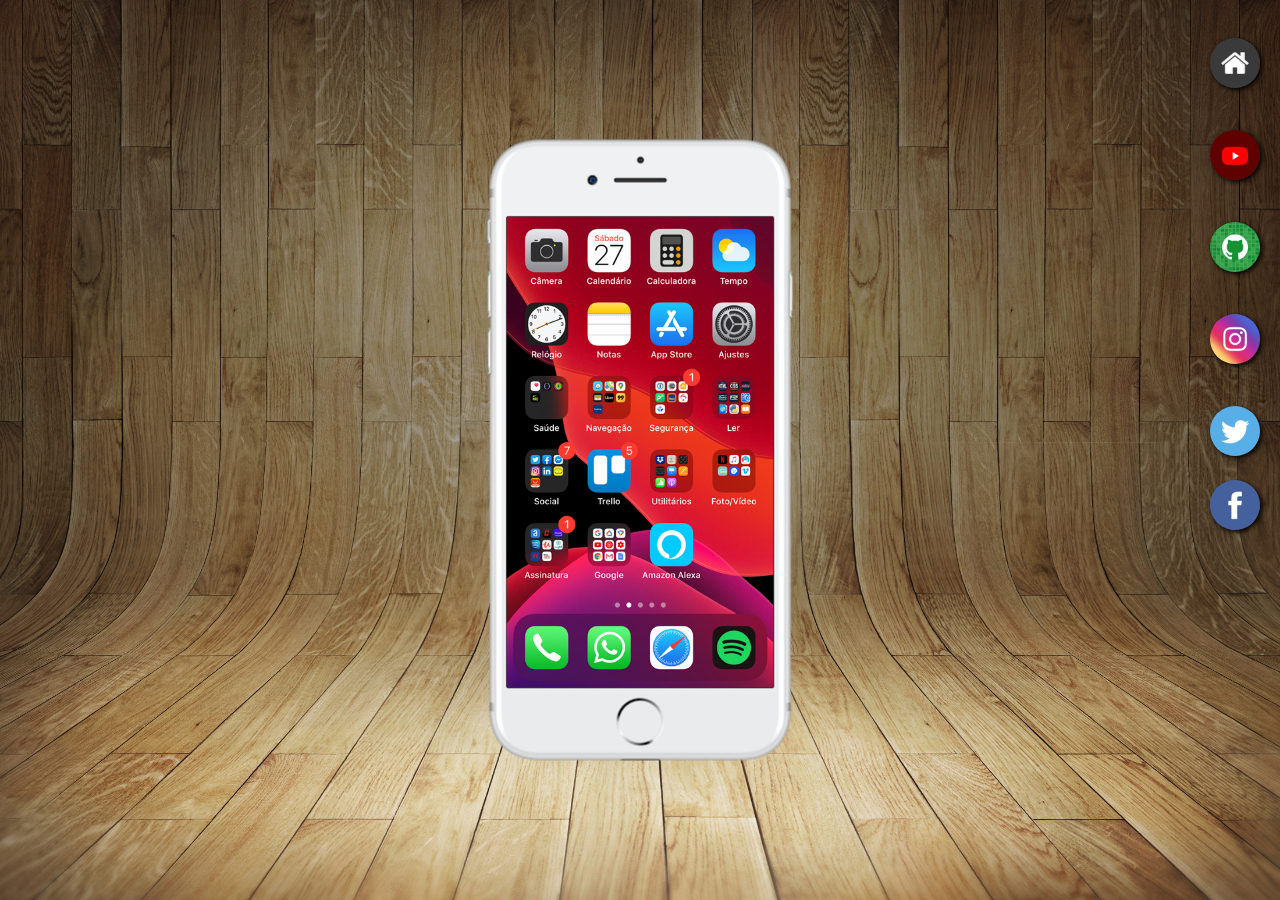
<file: index.html>
<!DOCTYPE html>
<html lang="pt-br">
<head>
    <meta charset="UTF-8">
    <meta http-equiv="X-UA-Compatible" content="IE=edge">
    <meta name="viewport" content="width=device-width, initial-scale=1.0">
    <link rel="stylesheet" href="estilos/style.css">
    <link rel="shortcut icon" href="favicon.ico" type="image/x-icon">
    <title>Projeto Redes Sociais</title>
</head>
<body>
    <main>
        <section id="telefone">
            <iframe src="home.html" name="tela" id="tela" frameborder="0">
                Seu navegador não é compatível com isso.
            </iframe>
        </section>

        <section id="redes-sociais">
            <br><a href="home.html" target="tela"><img src="imagens/logo-home.jpg" alt="home"></a></br>
            <br><a href="youtube.html" target="tela"><img src="imagens/logo-youtube.jpg" alt="Youtube"></a></br>
            <br><a href="github.html" target="tela"><img src="imagens/logo-github.jpg" alt="GitHub"></a></br>
            <br><a href="instagram.html" target="tela"><img src="imagens/logo-instagram.jpg" alt="Instagram"></a></br>
            <br><a href="twitter.html" target="tela"><img src="imagens/logo-twitter.jpg" alt="Twitter"></a></br>
            <a href="facebook.html" target="tela"><img src="imagens/logo-facebook.jpg" alt="Facebook"></a>
        </section>
    </main>
</body>
</html>
</file>
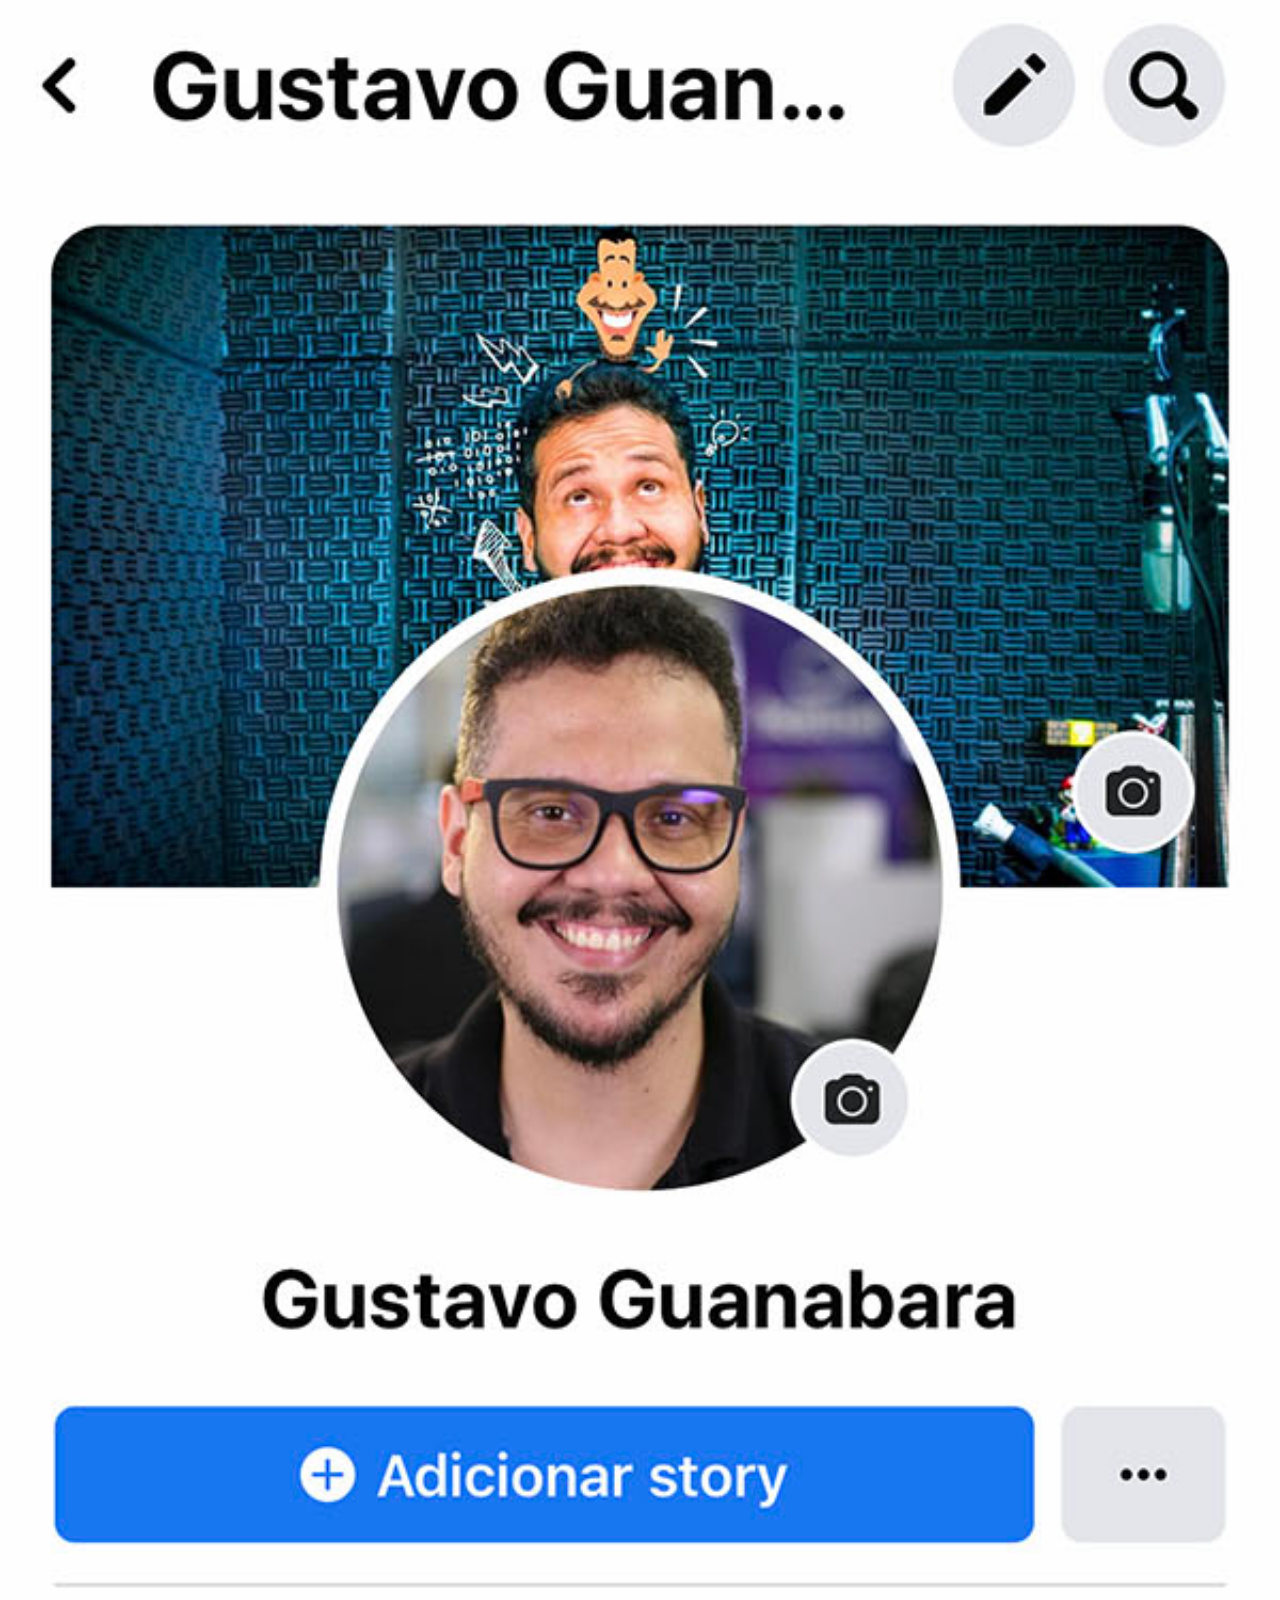
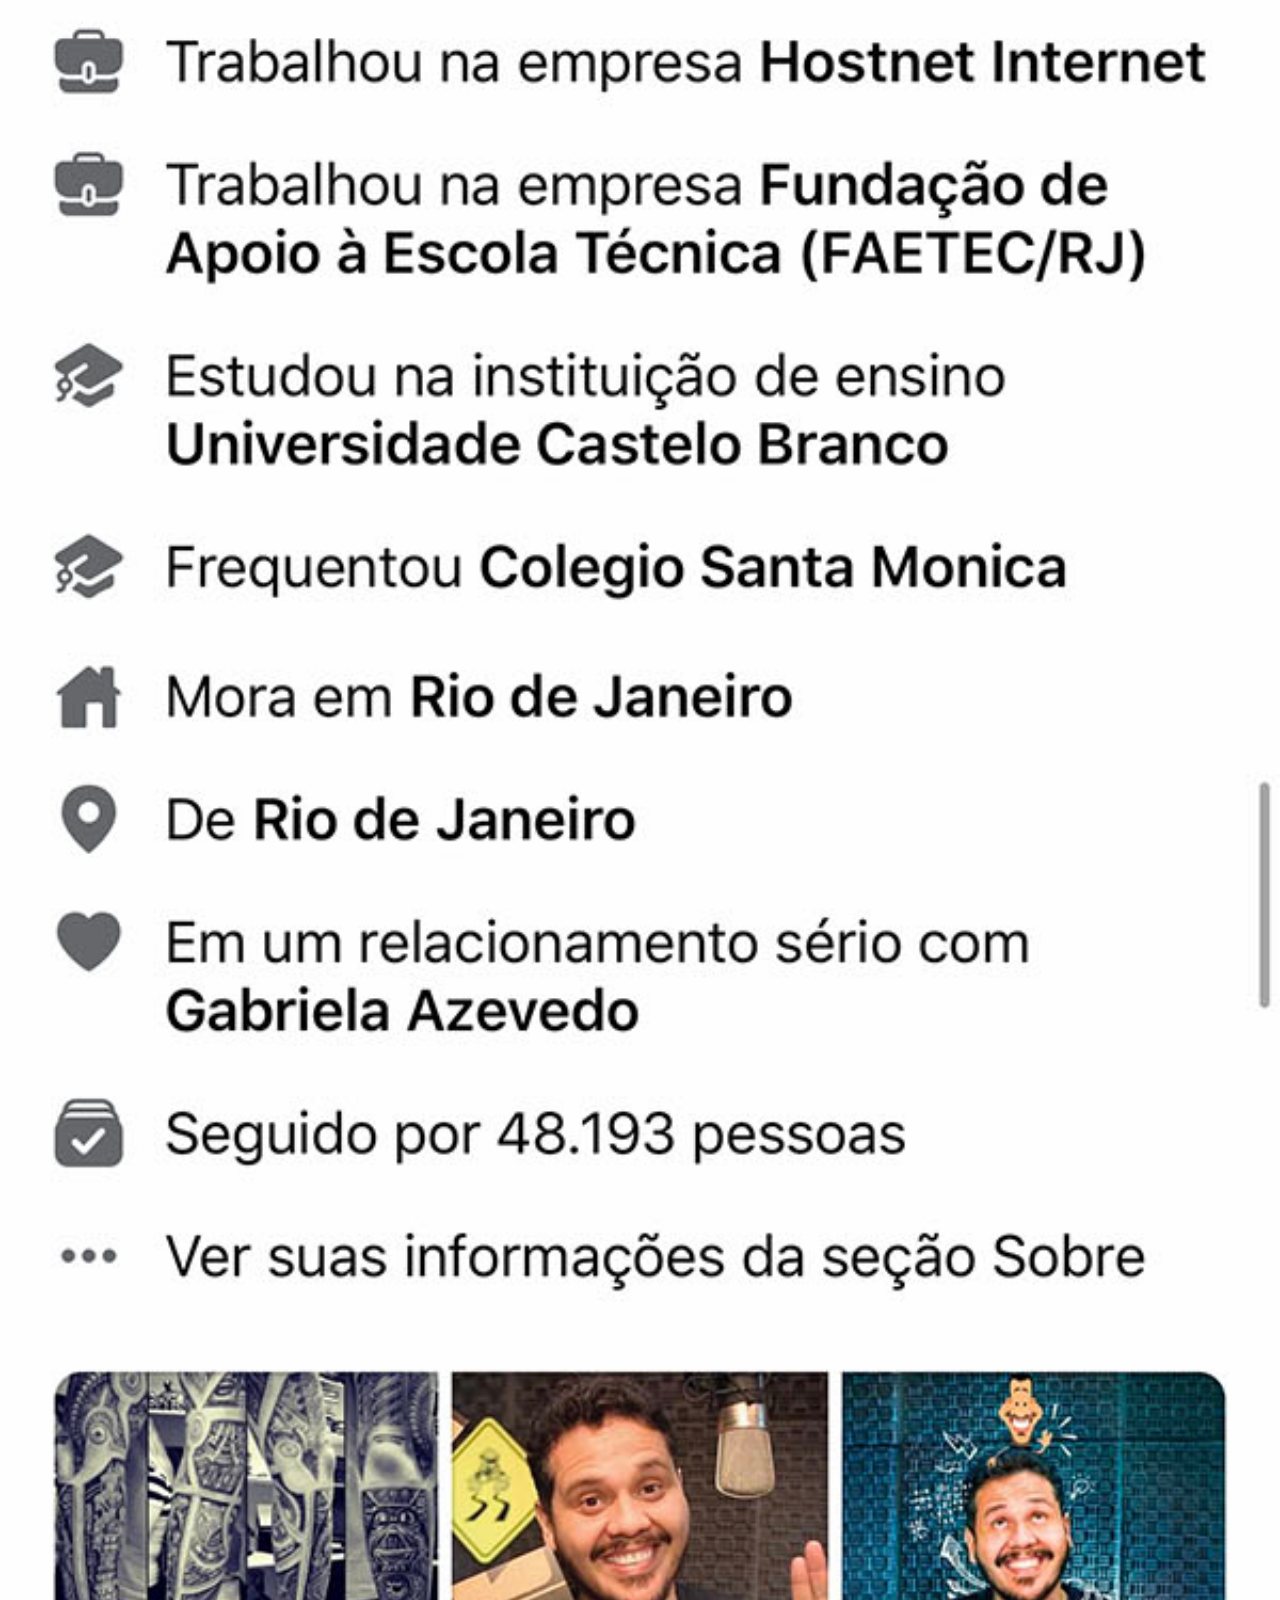
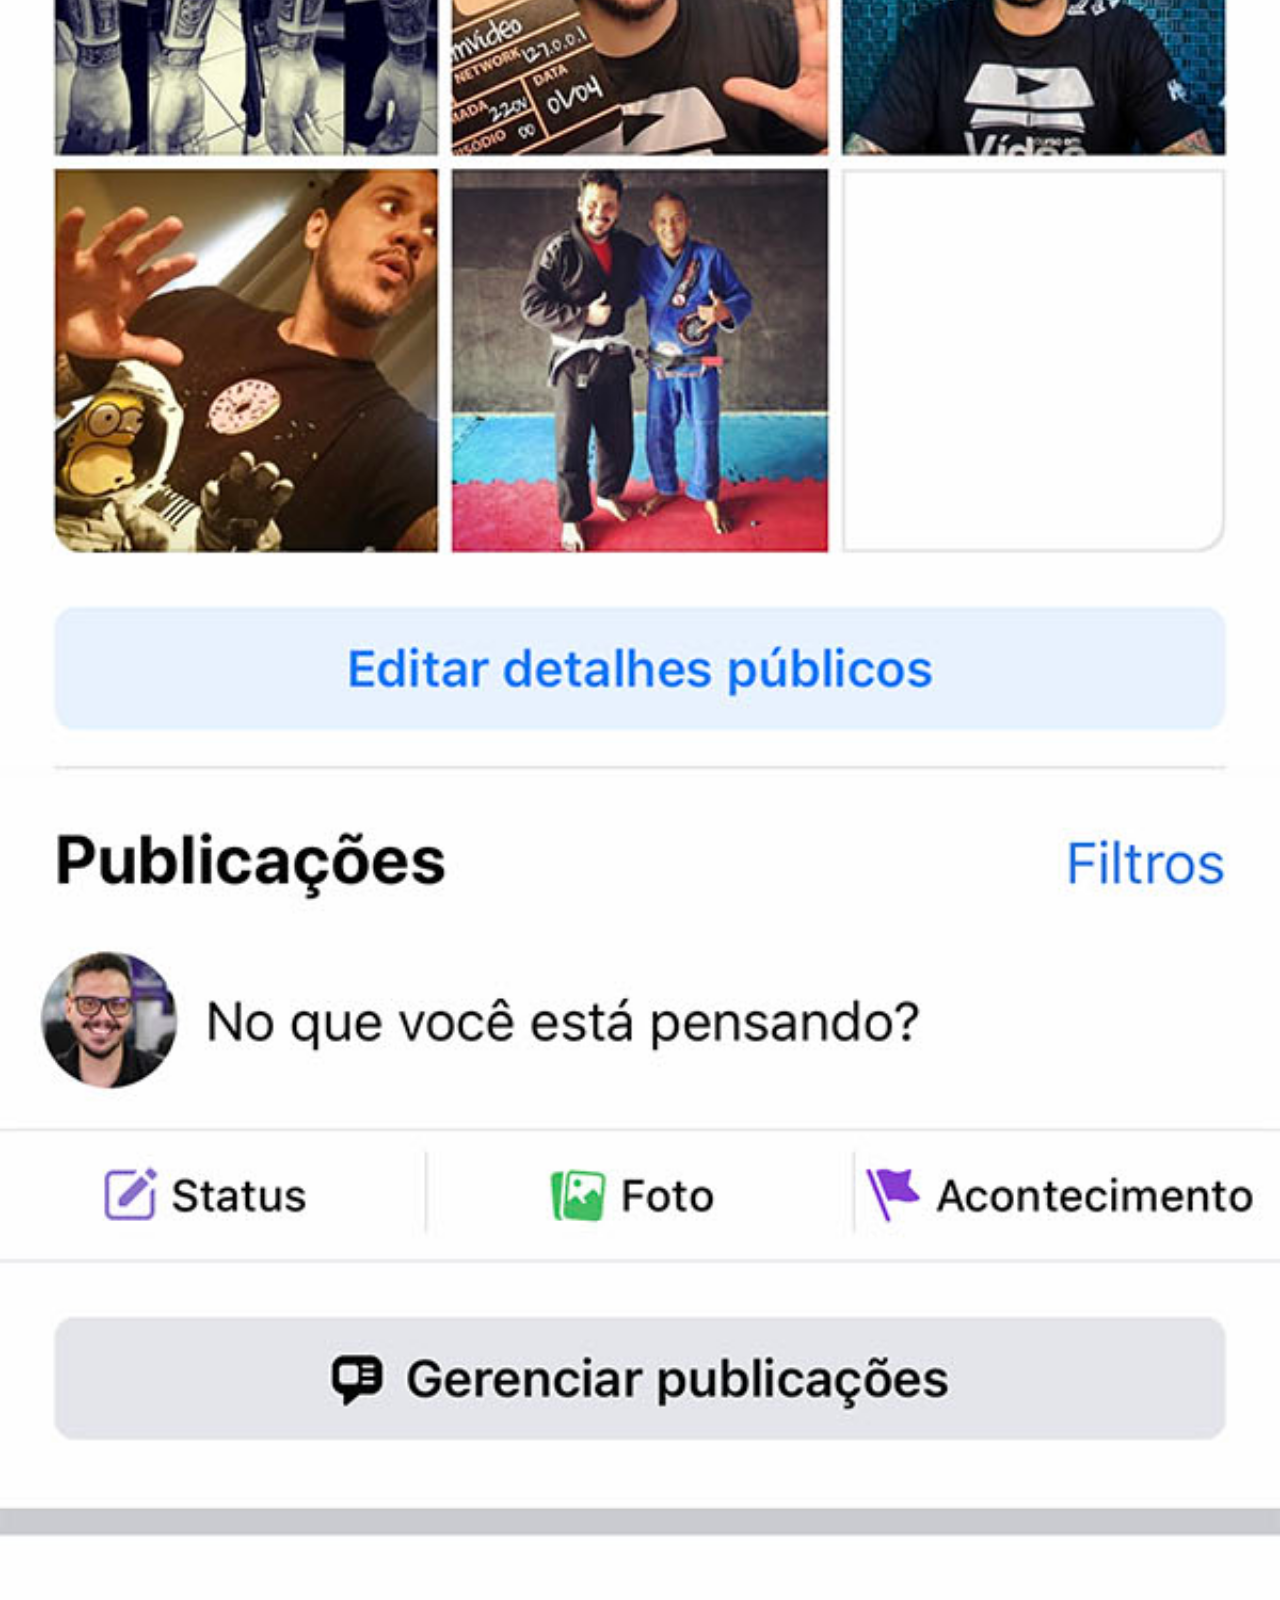
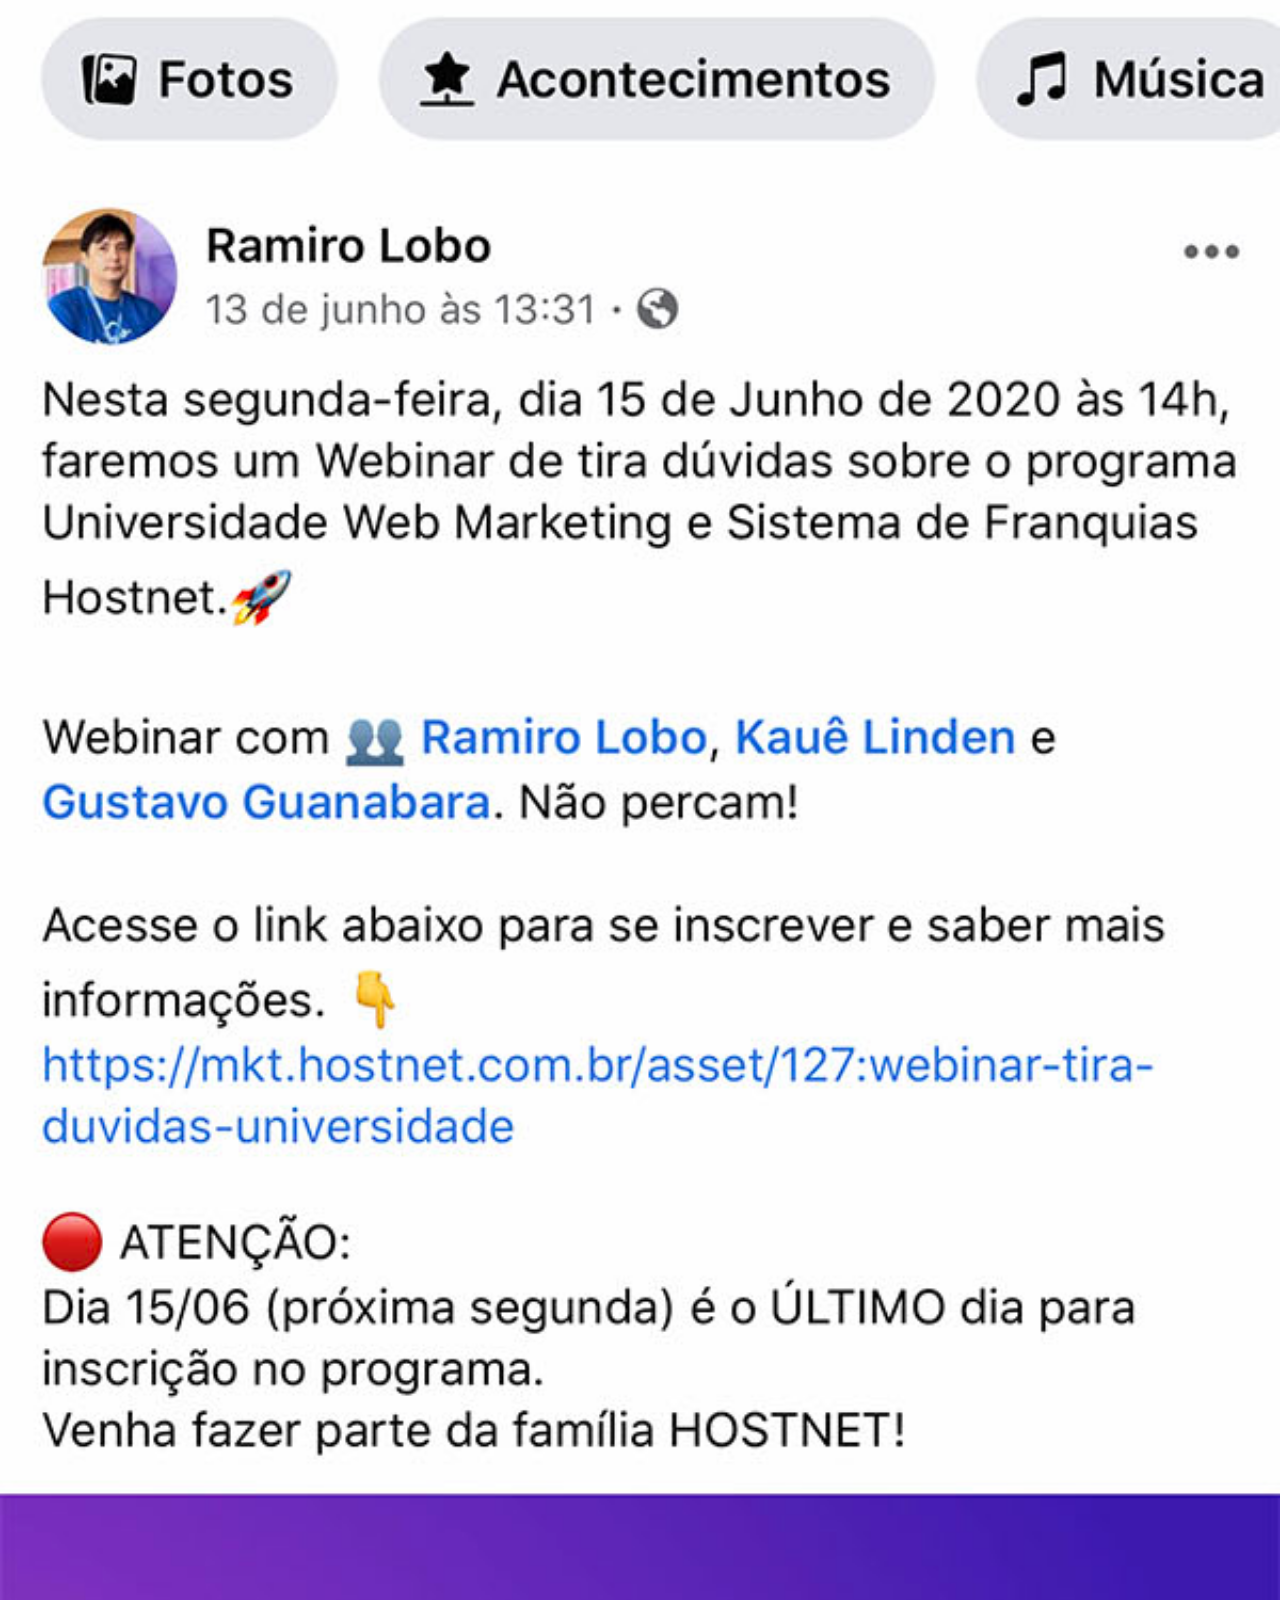
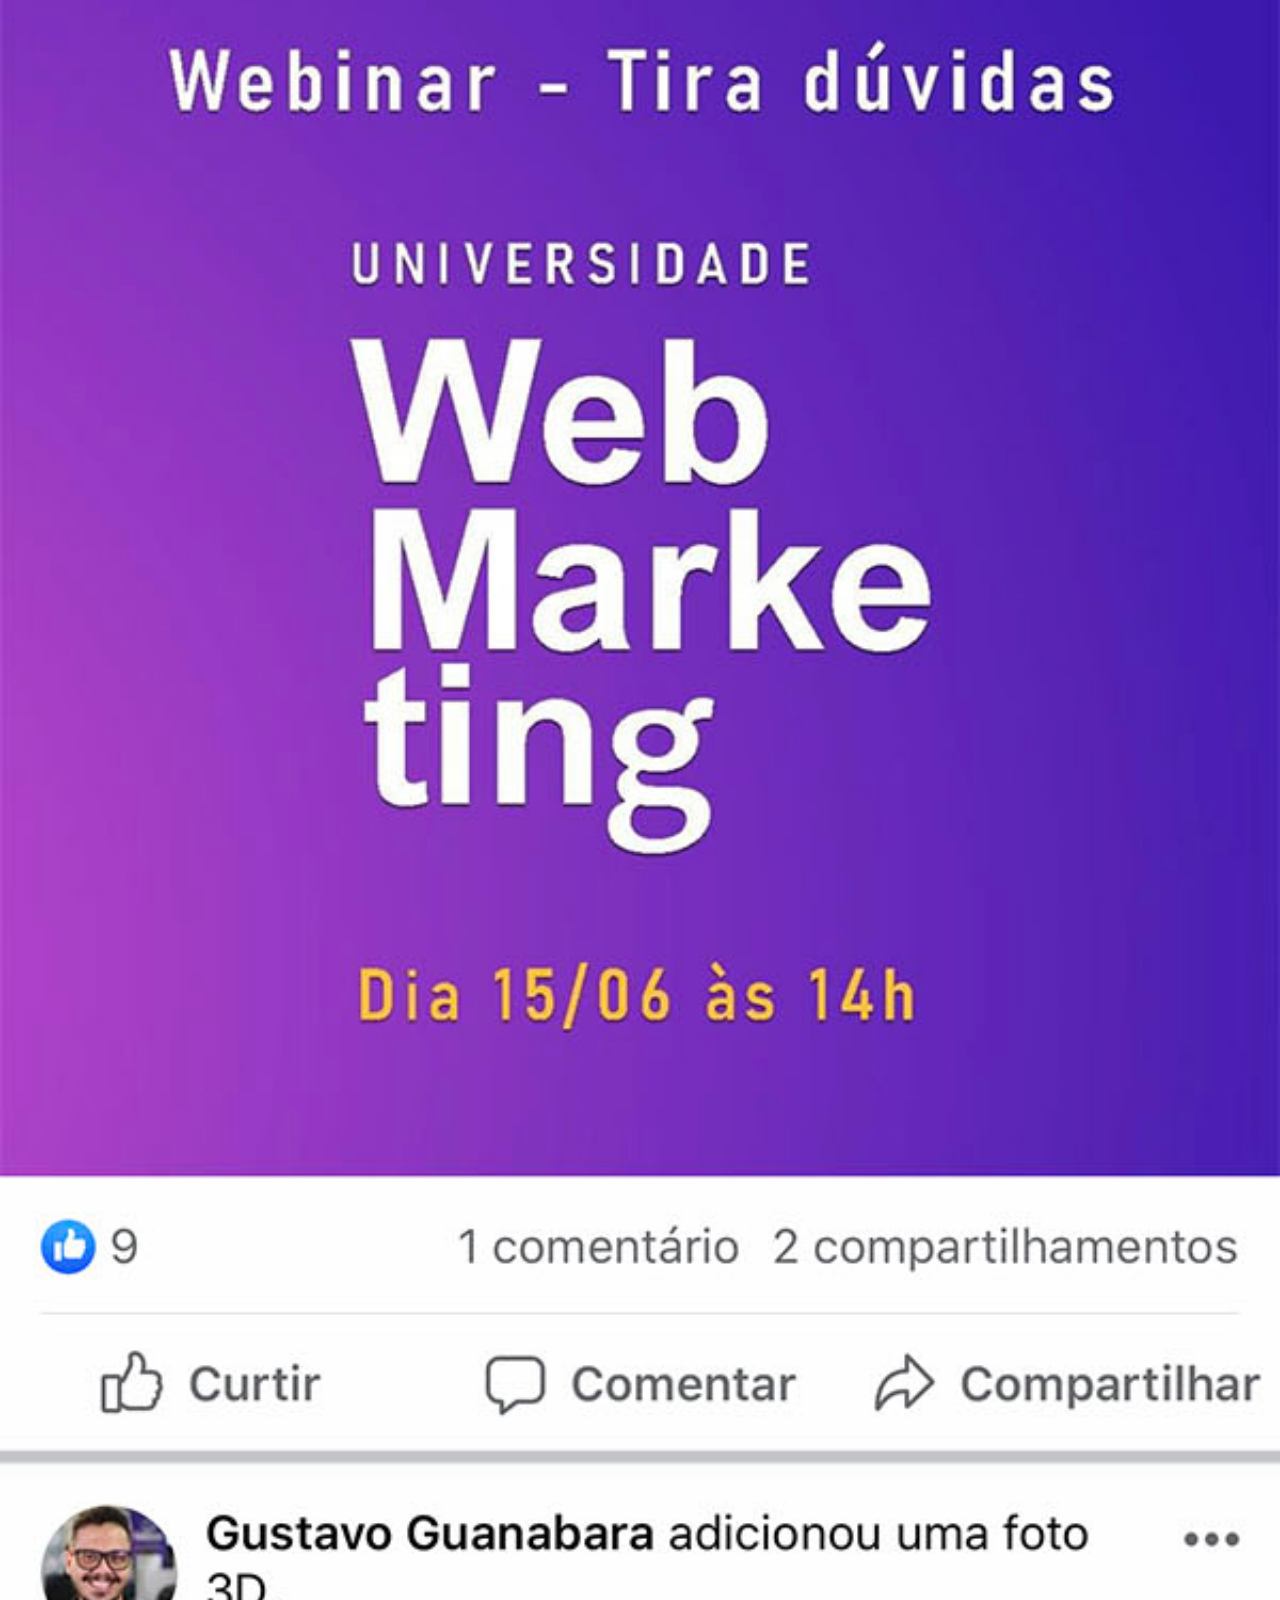
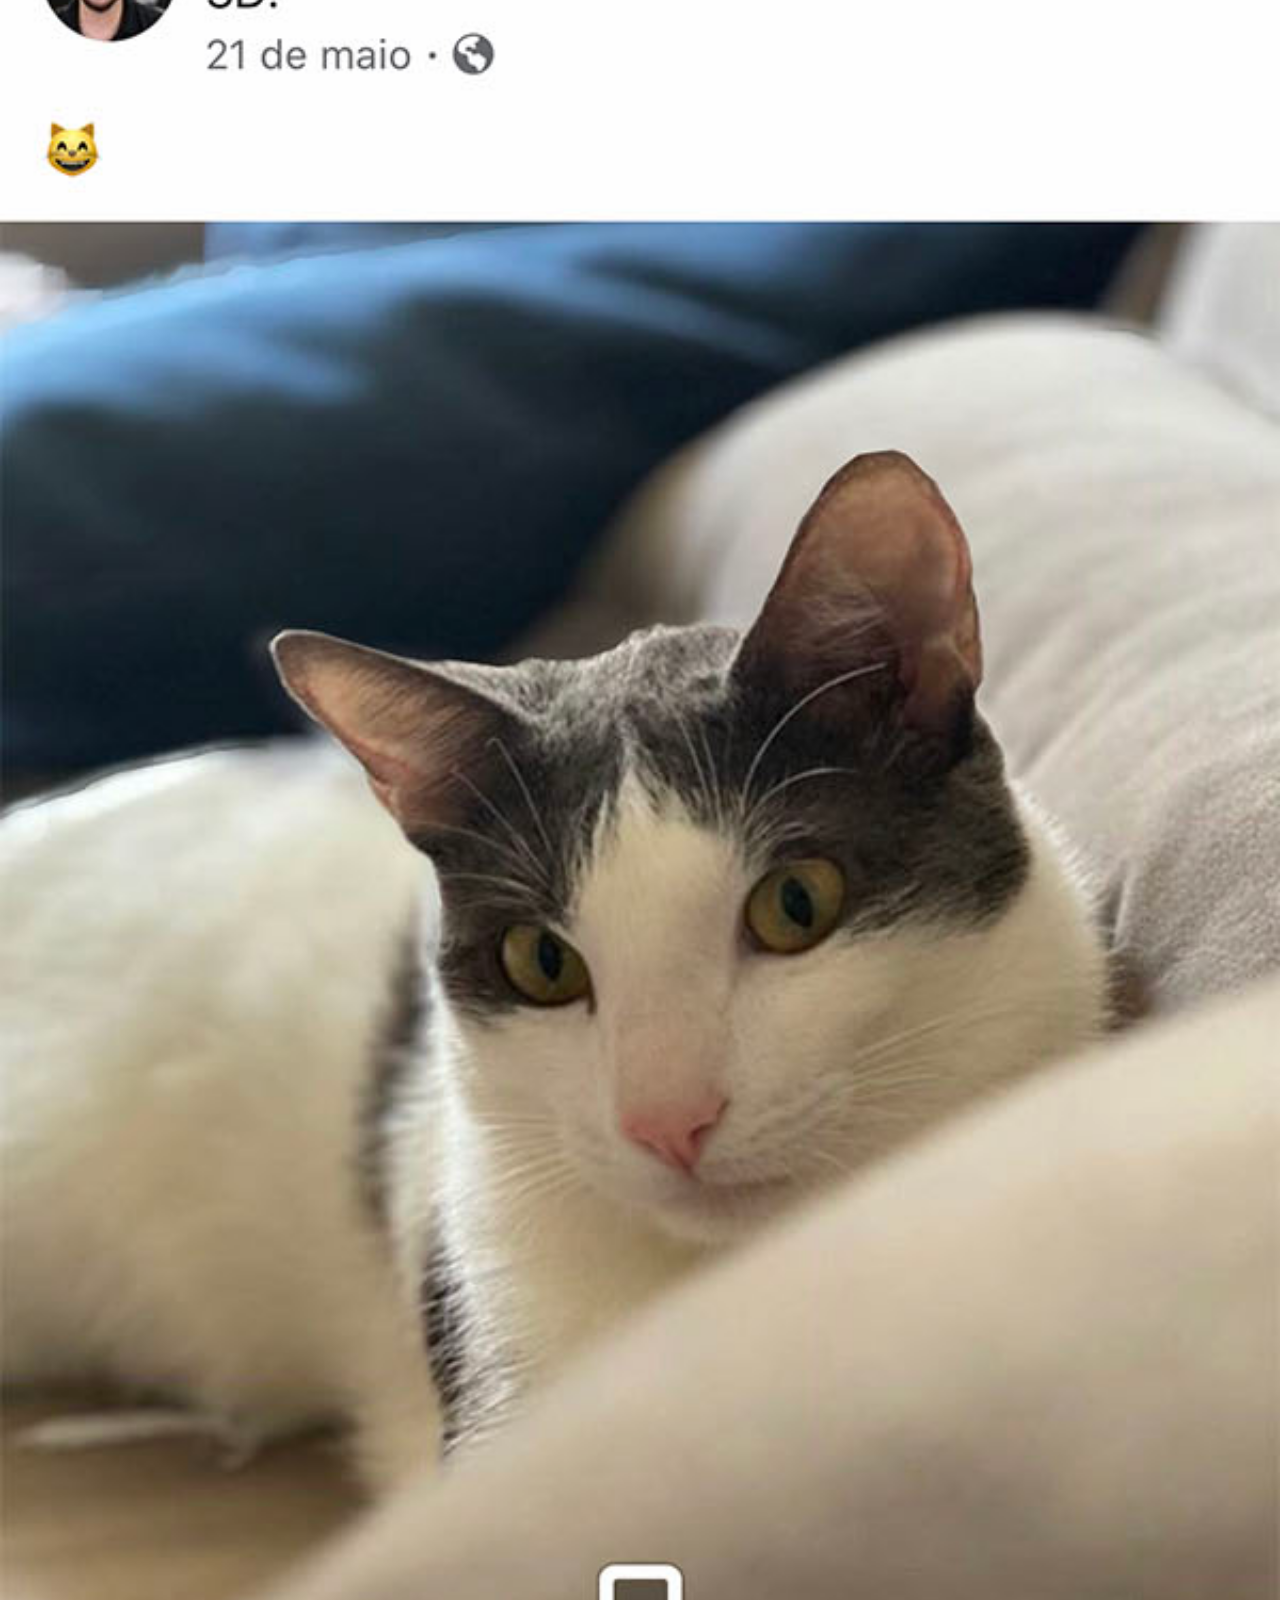
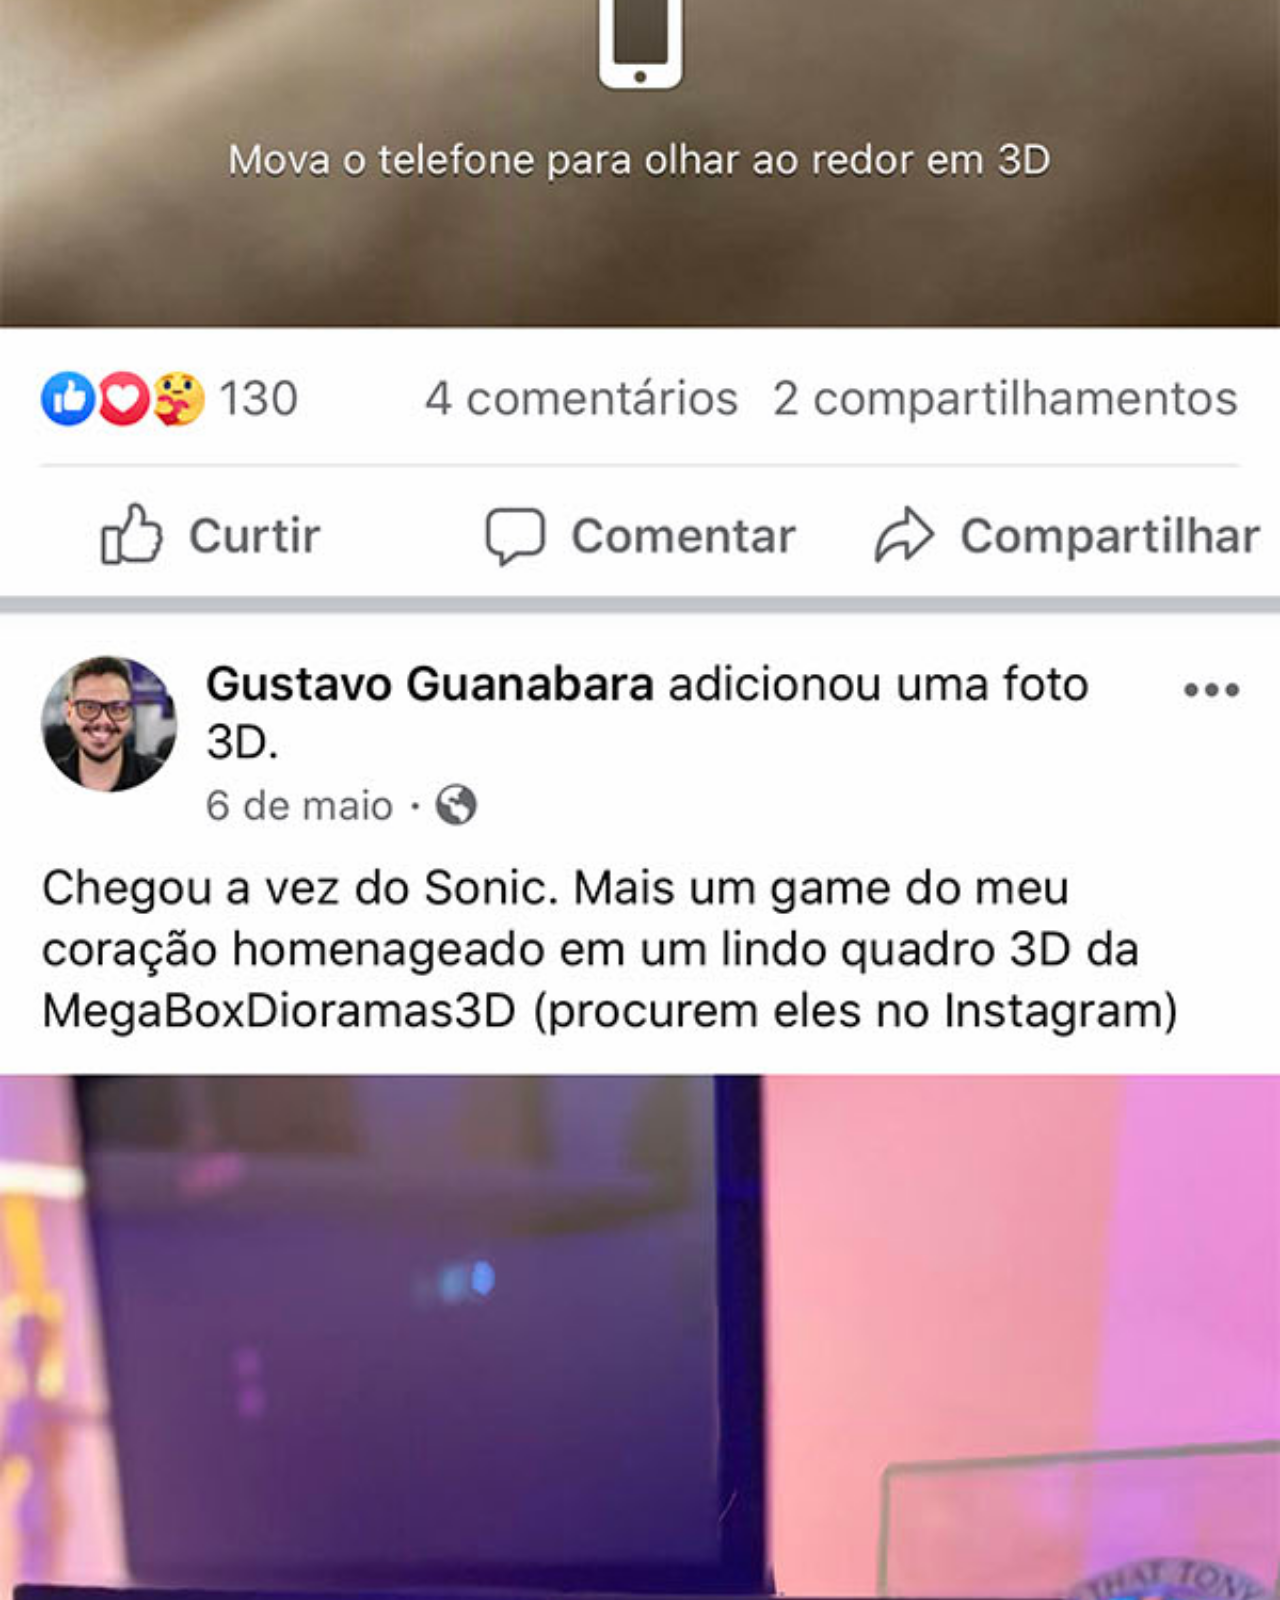
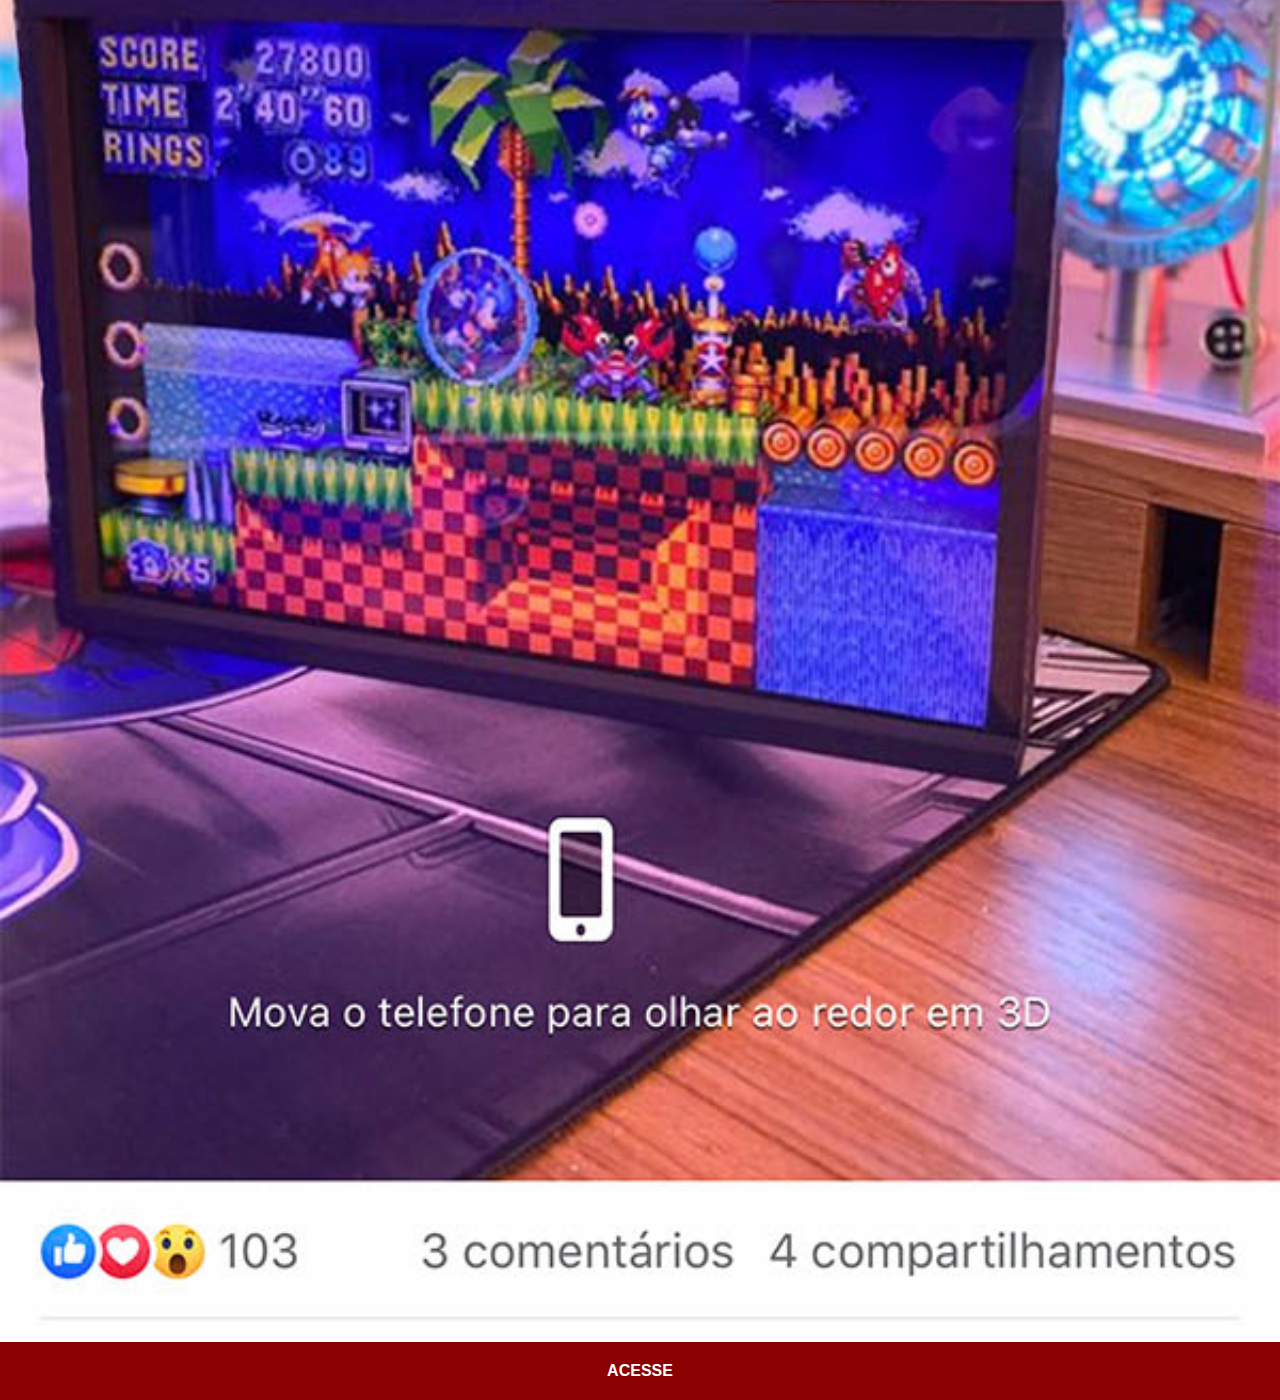
<file: facebook.html>
<!DOCTYPE html>
<html lang="pt-br">
<head>
    <meta charset="UTF-8">
    <meta http-equiv="X-UA-Compatible" content="IE=edge">
    <meta name="viewport" content="width=device-width, initial-scale=1.0">
    <title>Document</title>
    <link rel="stylesheet" href="estilos/social.css">
</head>
<body>
    <img src="imagens/tela-facebook.jpg" alt="Facebbok">
    <a href="https://www.facebook.com/gustavoguanabara/?locale=pt_BR" target="_blank">ACESSE</a>
</body>
</html>
</file>
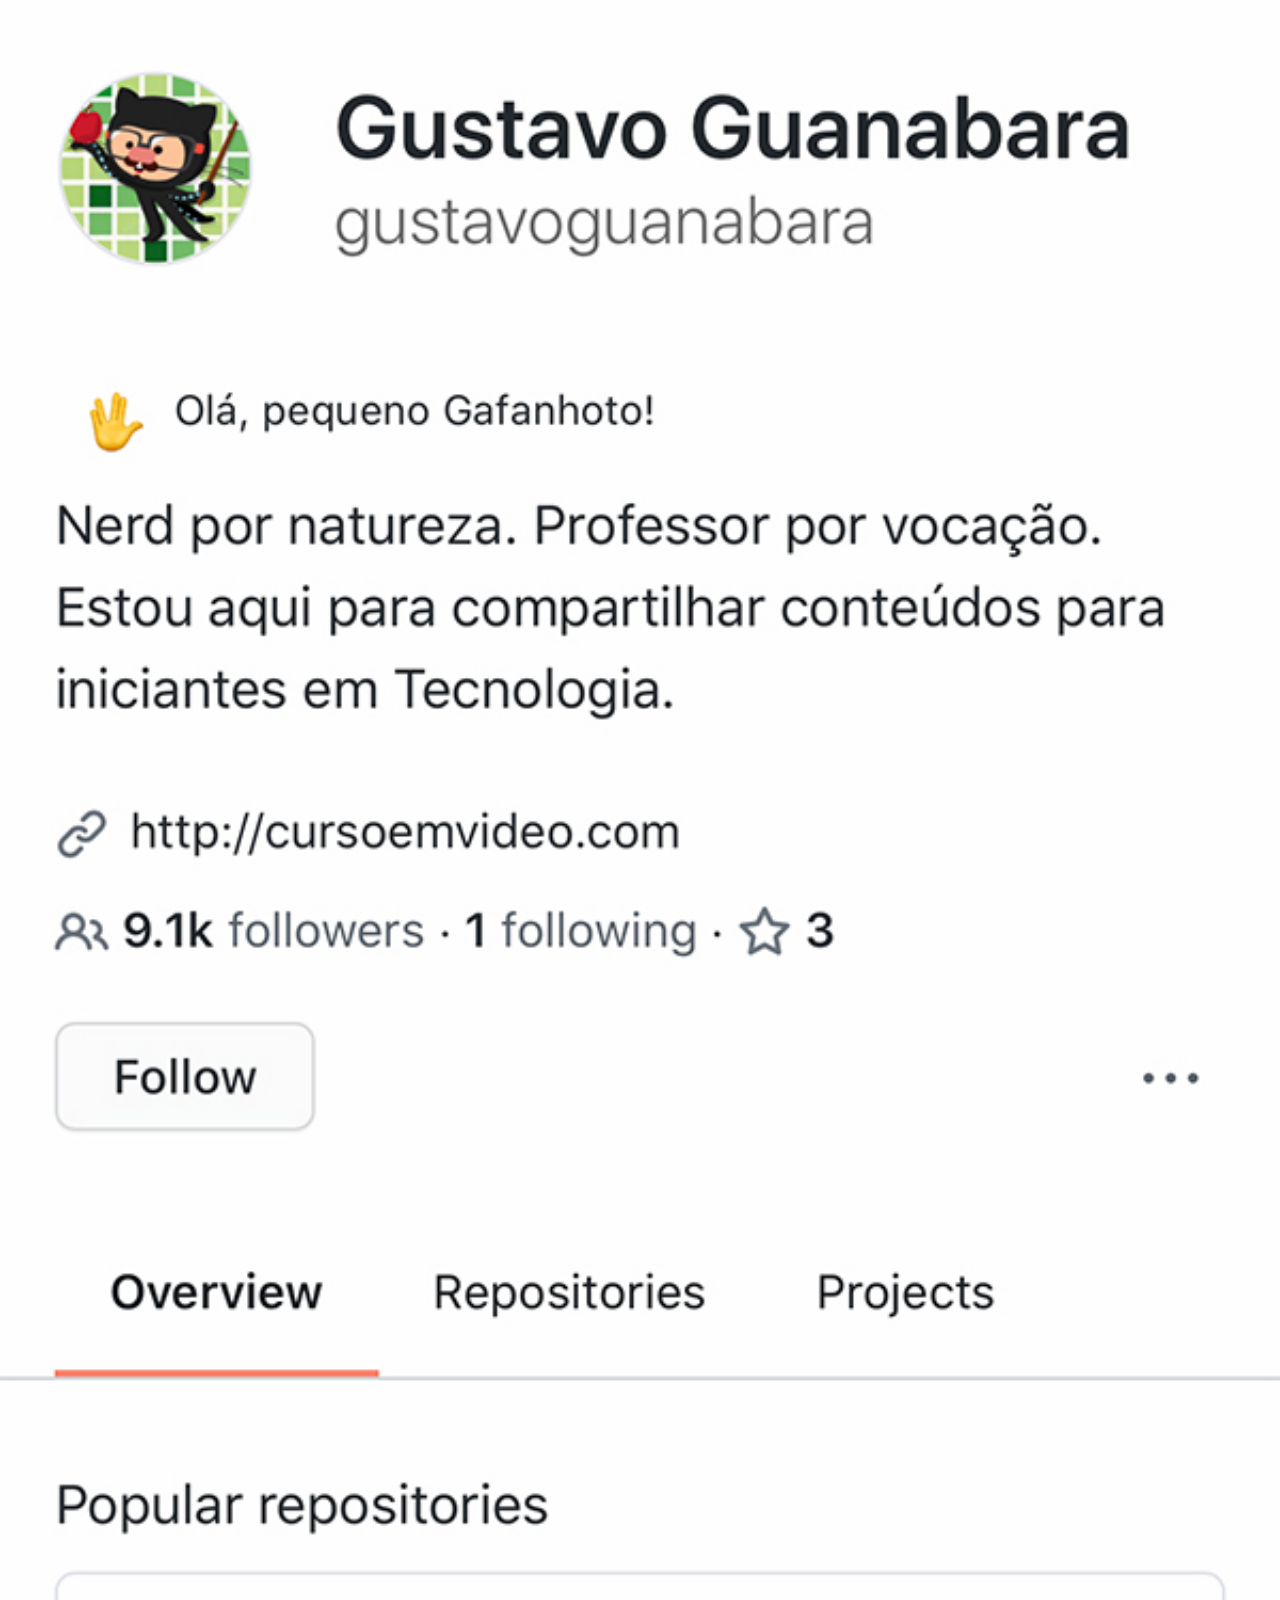
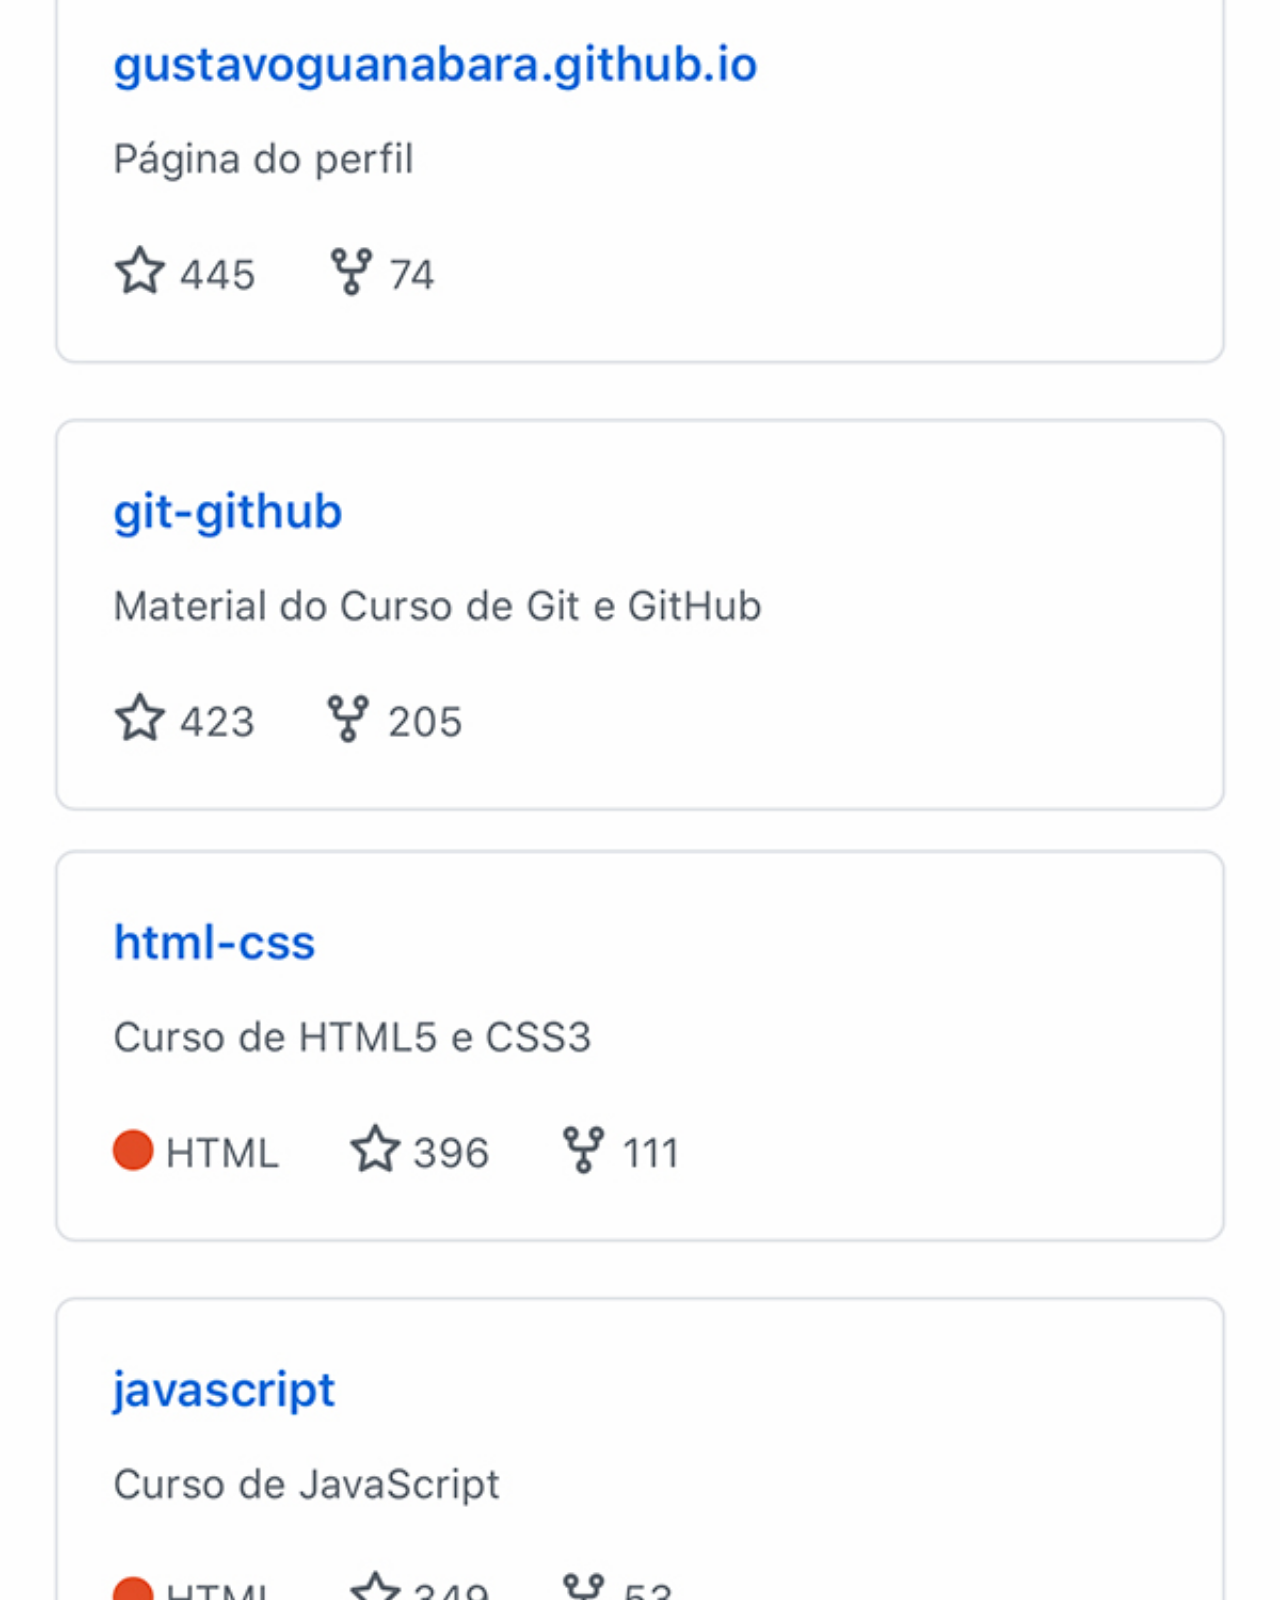
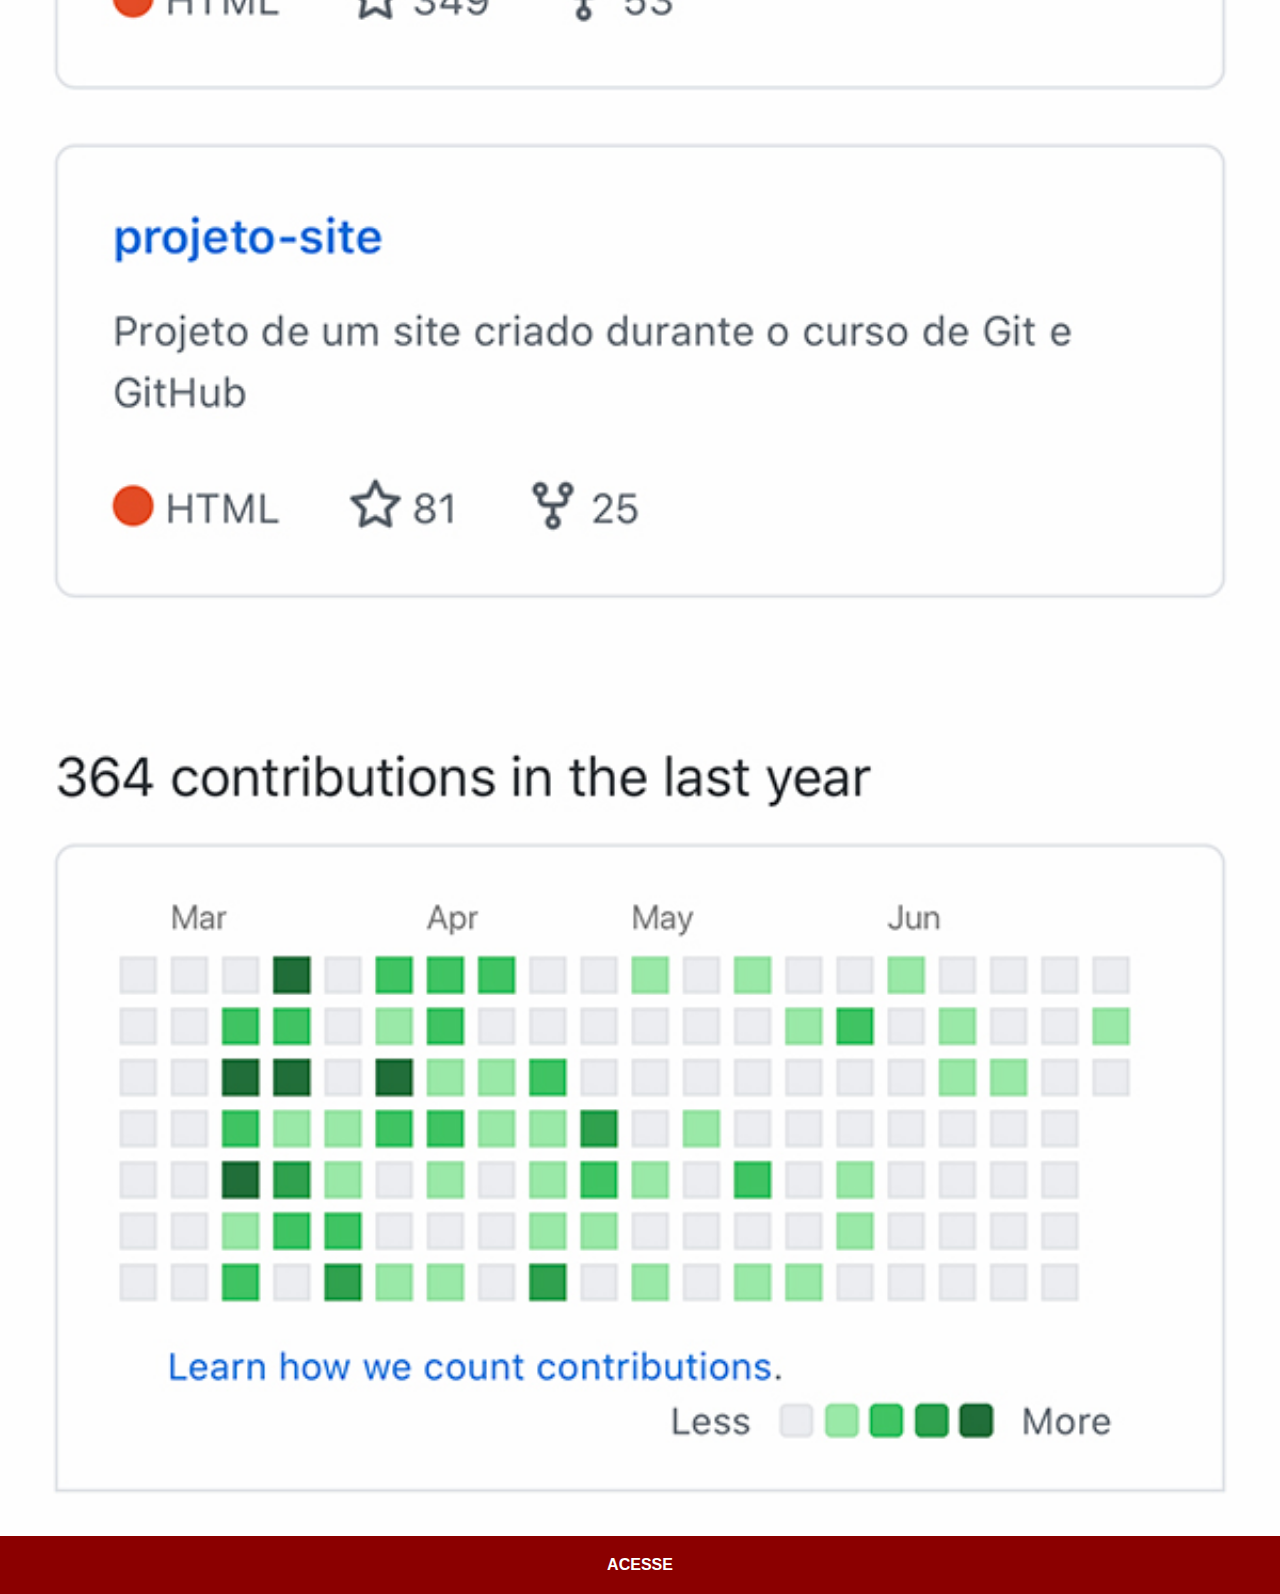
<file: github.html>
<!DOCTYPE html>
<html lang="pt-br">
<head>
    <meta charset="UTF-8">
    <meta http-equiv="X-UA-Compatible" content="IE=edge">
    <meta name="viewport" content="width=device-width, initial-scale=1.0">
    <title>GitHub</title>
    <link rel="stylesheet" href="estilos/social.css">
</head>
<body>
    <img src="imagens/tela-github.jpg" alt="GitHub">
    <a href="https://github.com/gustavoguanabara" target="_blank">ACESSE</a>
</body>
</html>
</file>
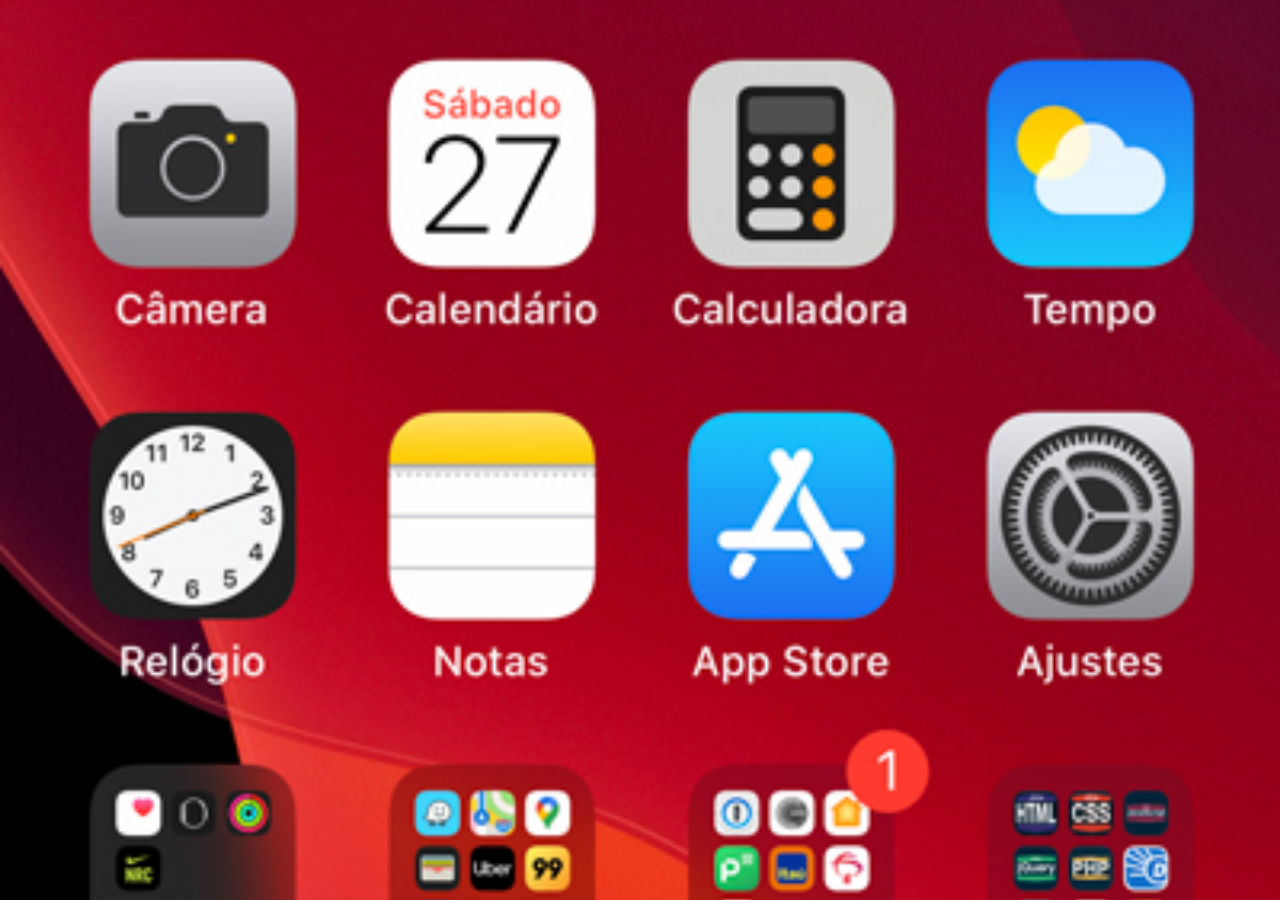
<file: home.html>
<!DOCTYPE html>
<html lang="pt-br">
<head>
    <meta charset="UTF-8">
    <meta http-equiv="X-UA-Compatible" content="IE=edge">
    <meta name="viewport" content="width=device-width, initial-scale=1.0">
    <title>Home</title>
    <style>
        * {
            margin: 0px;
            padding: 0px;
        }

        body {
            width: 100vw;
            height: 100vh;
            background: black url('imagens/tela-home.jpg') no-repeat top center;
            background-size: cover;
        }
    </style>
</head>
<body>
    
</body>
</html>
</file>
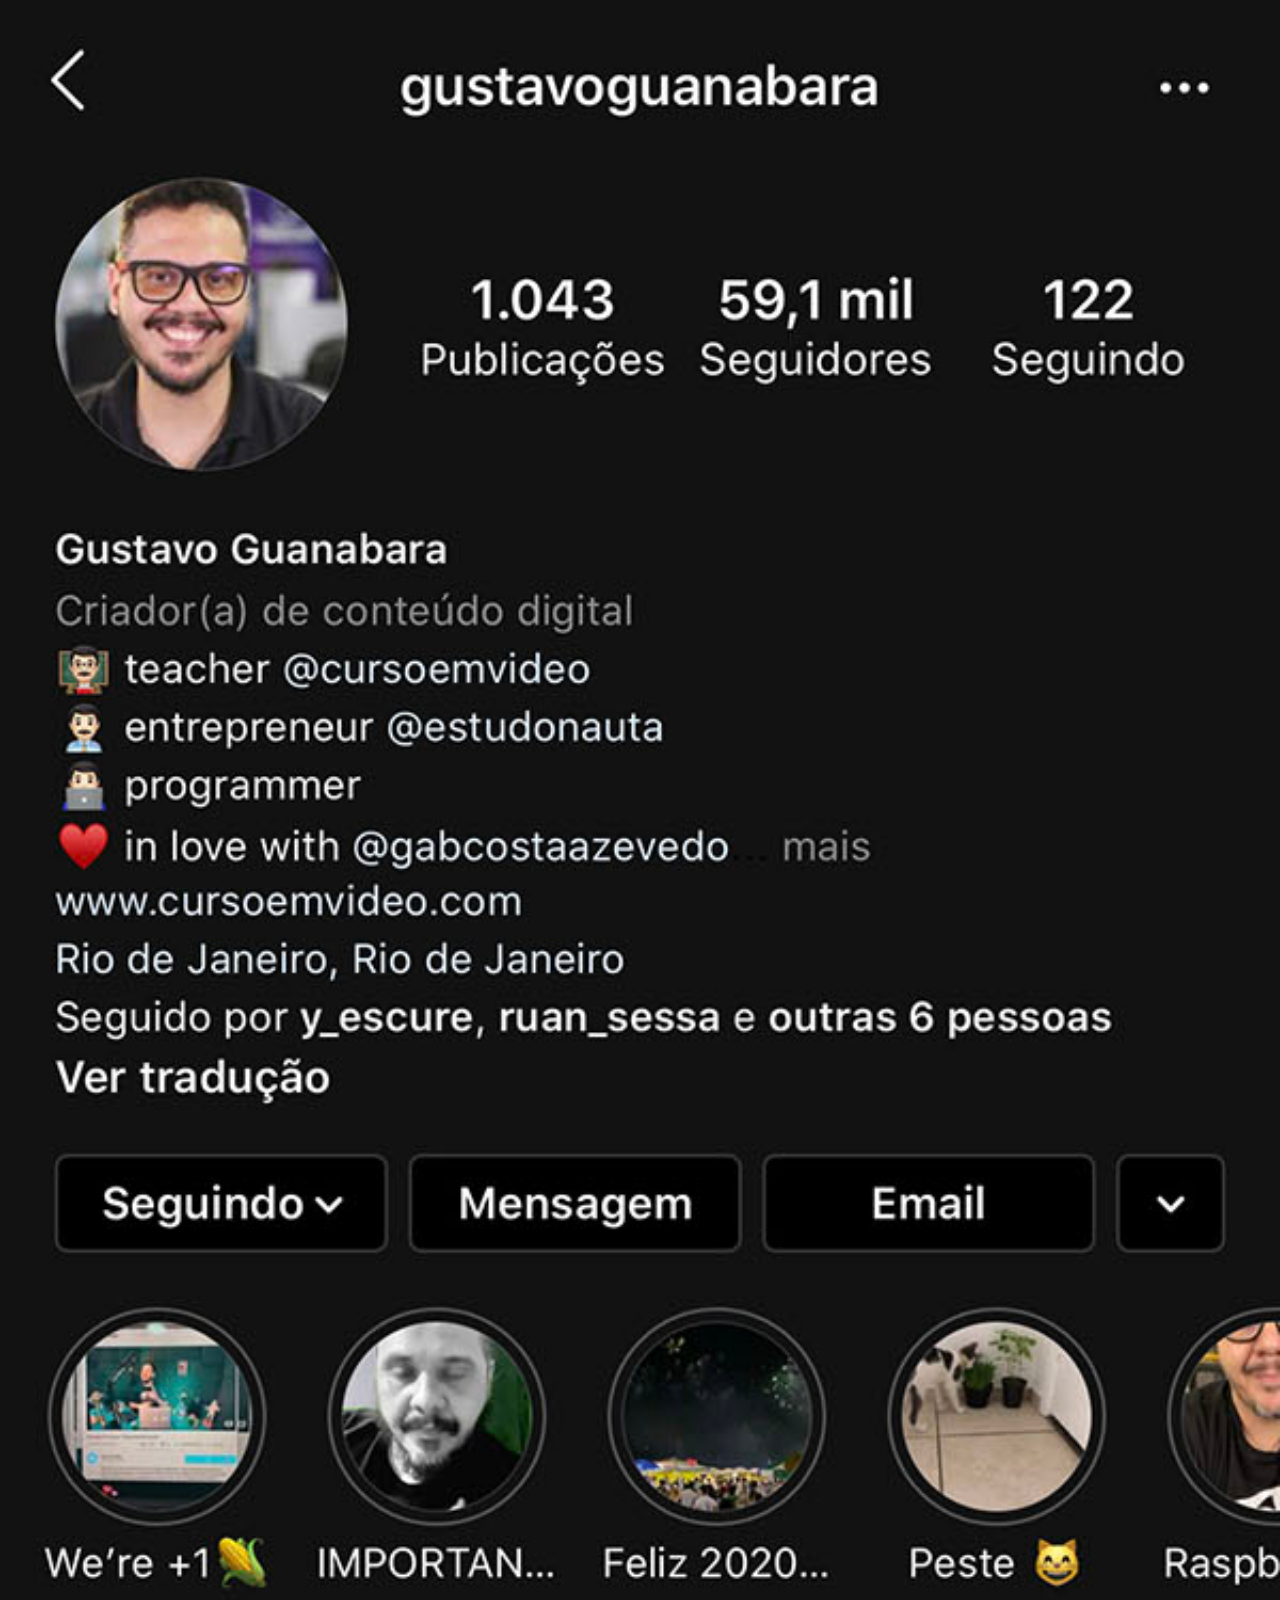
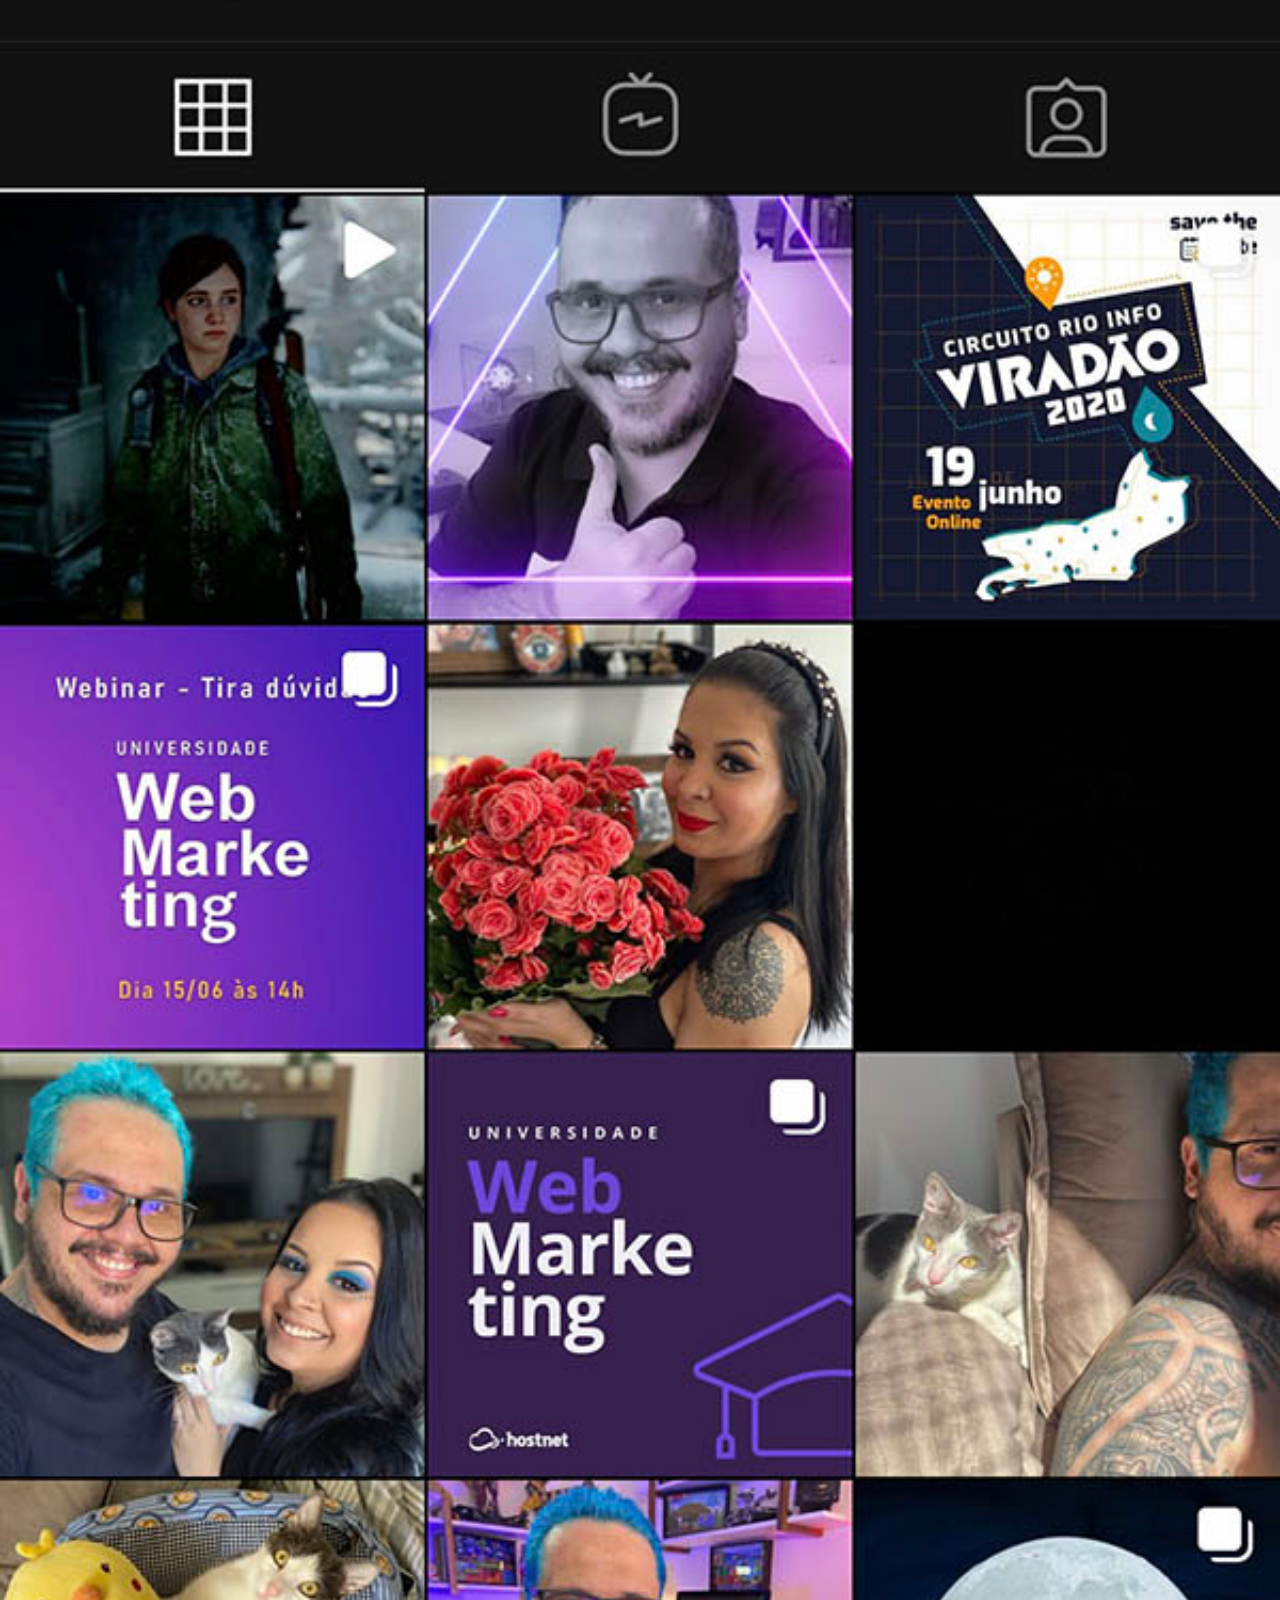
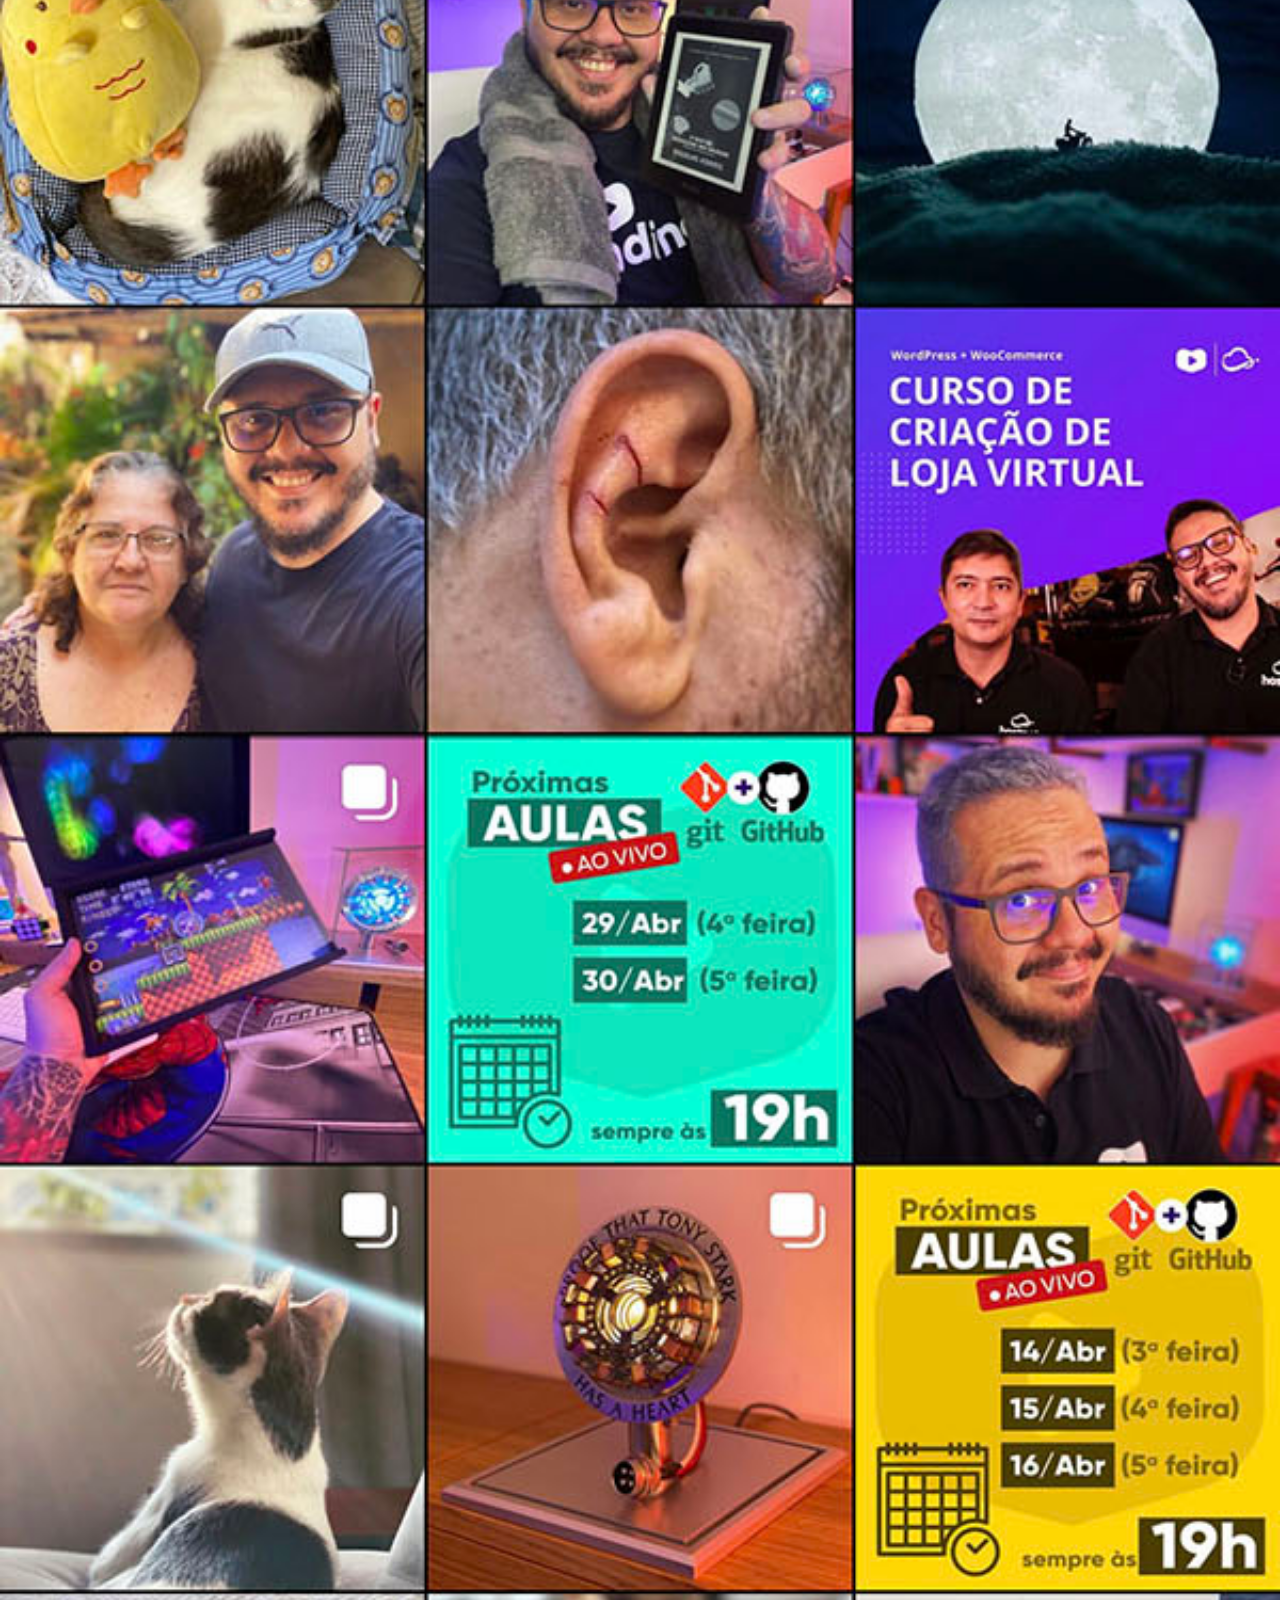
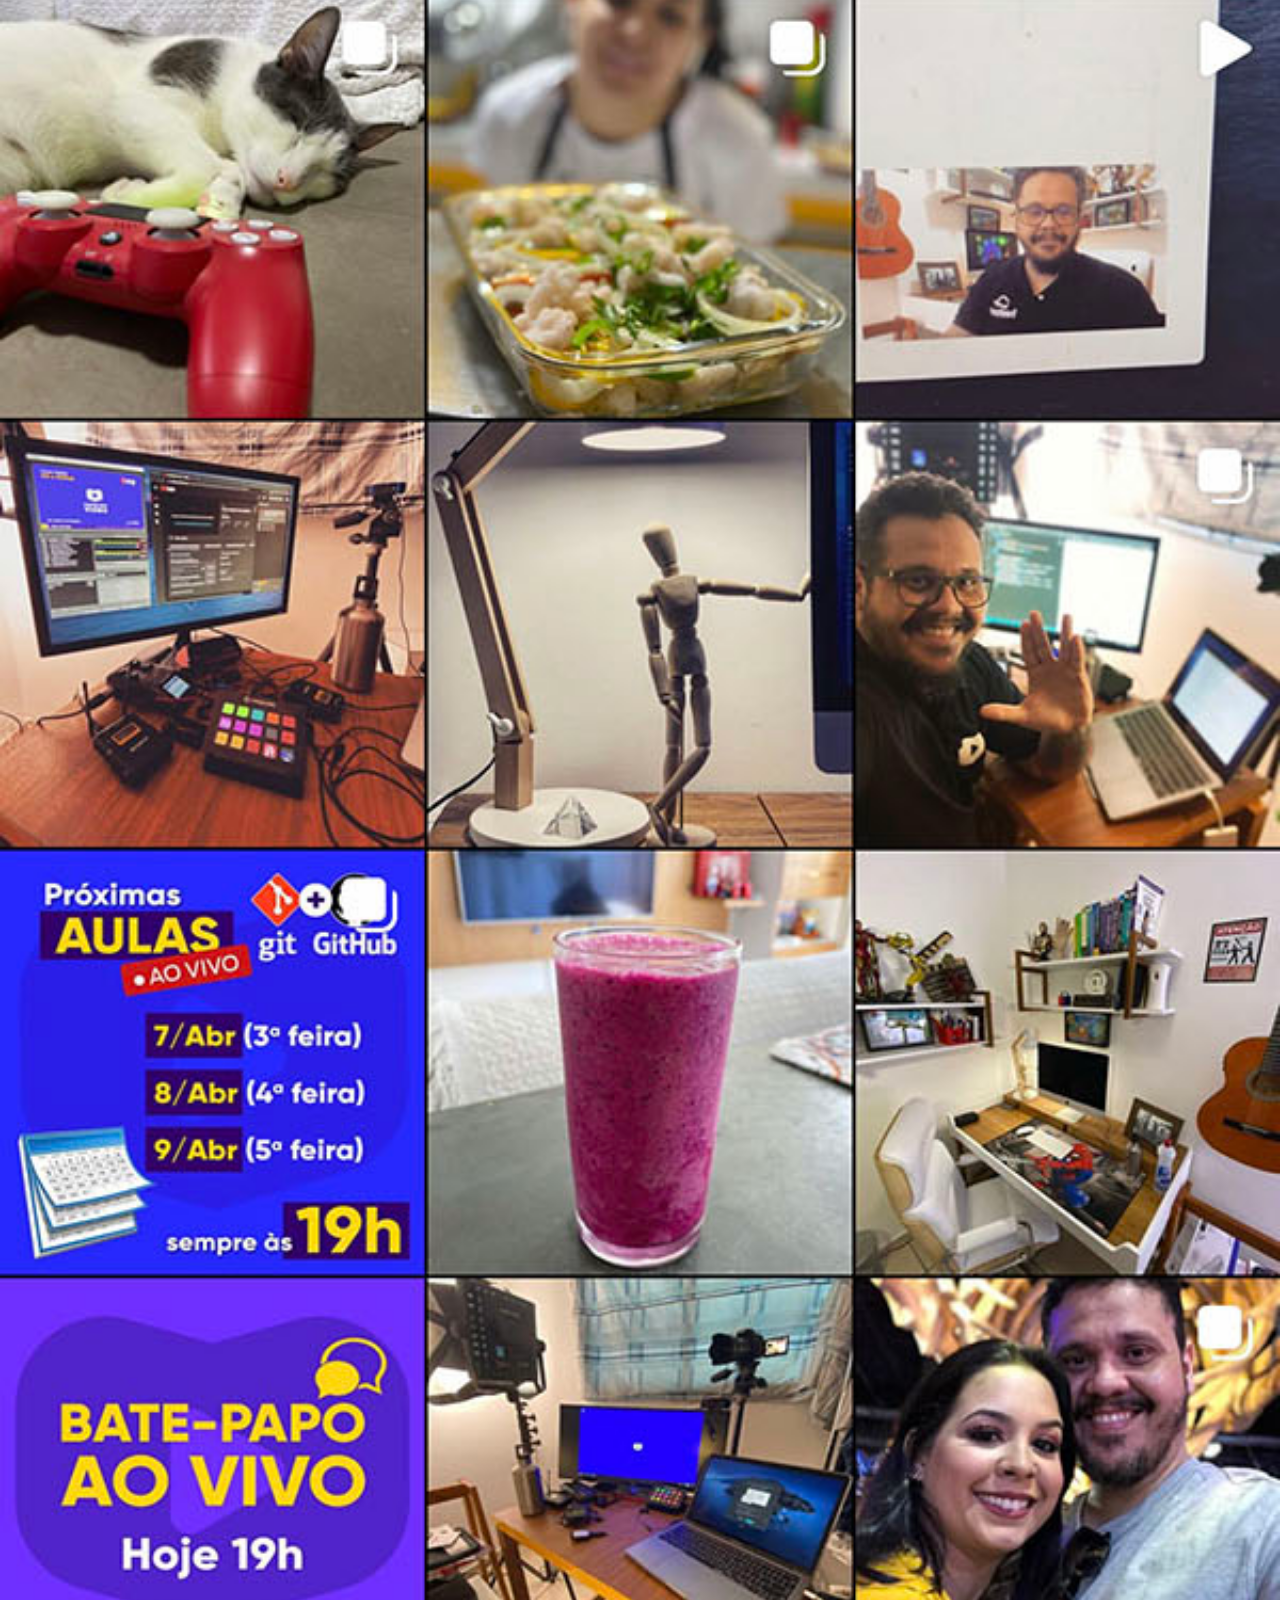
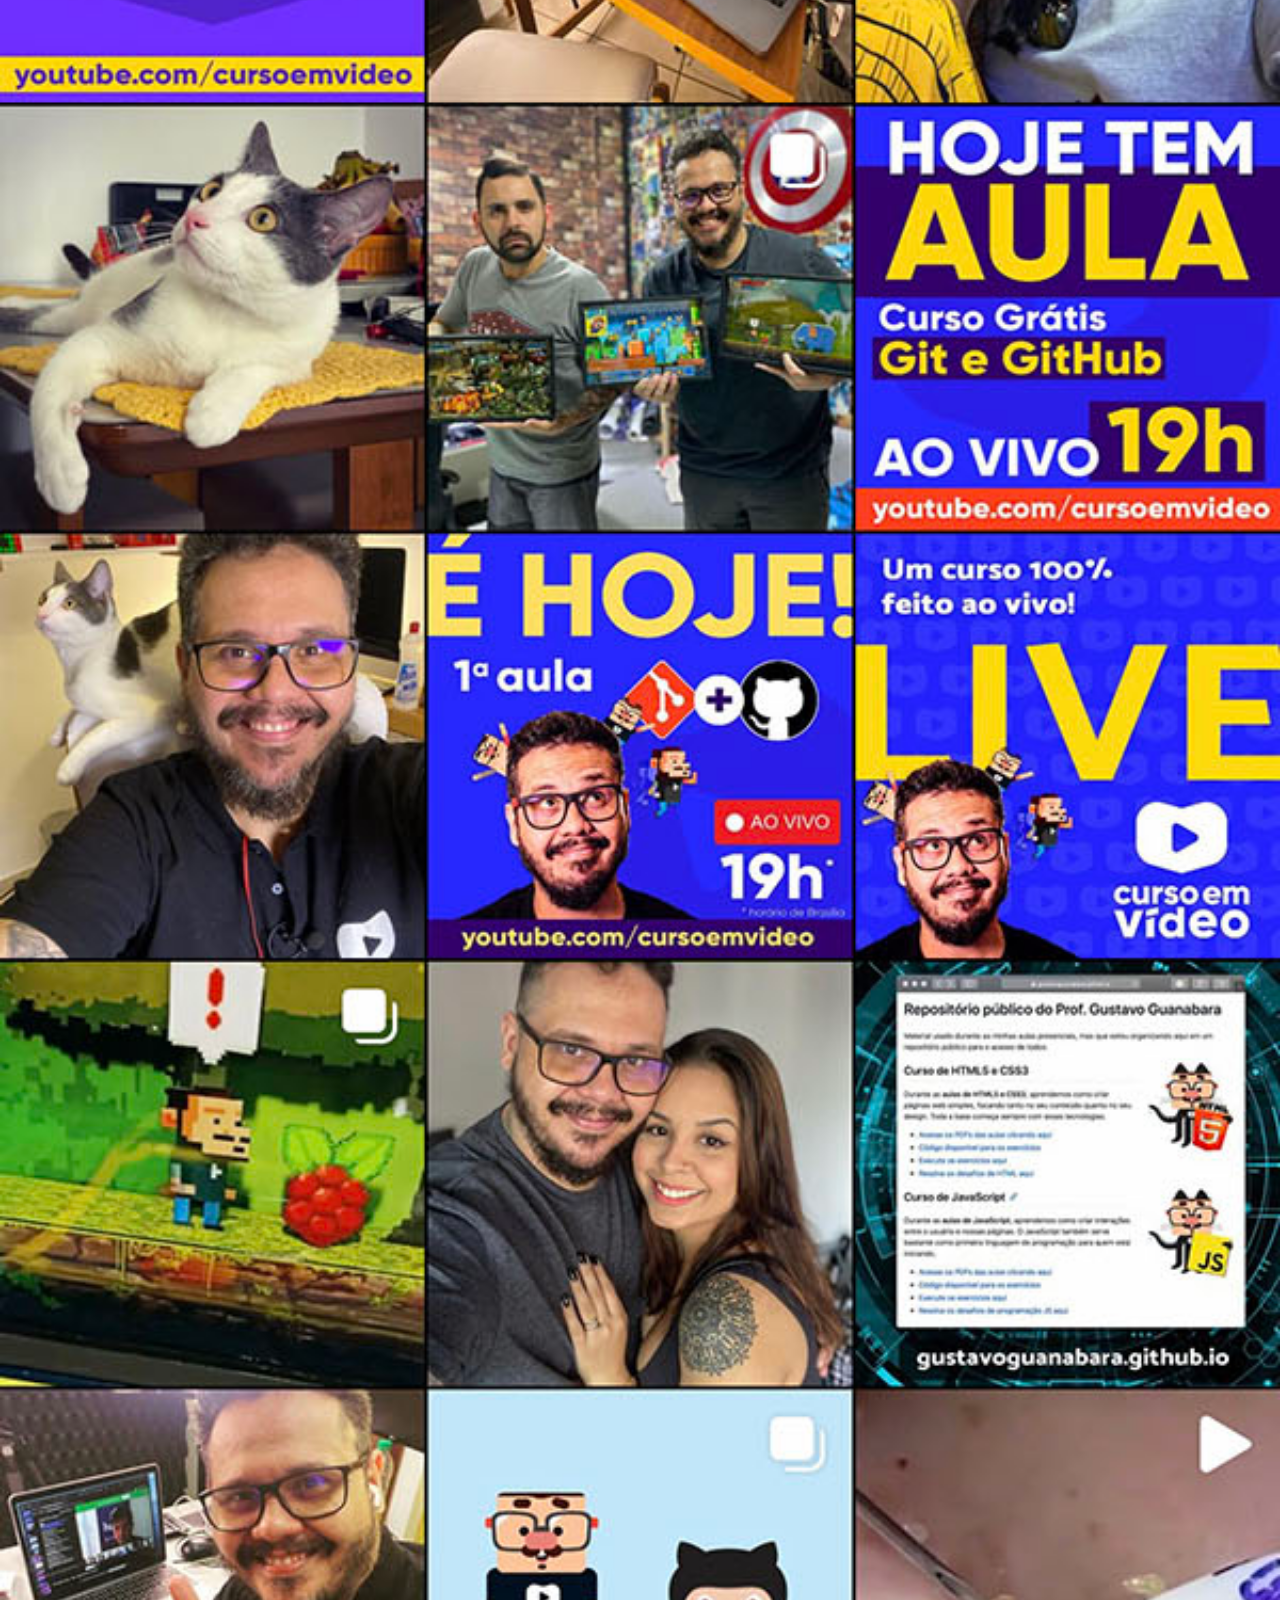
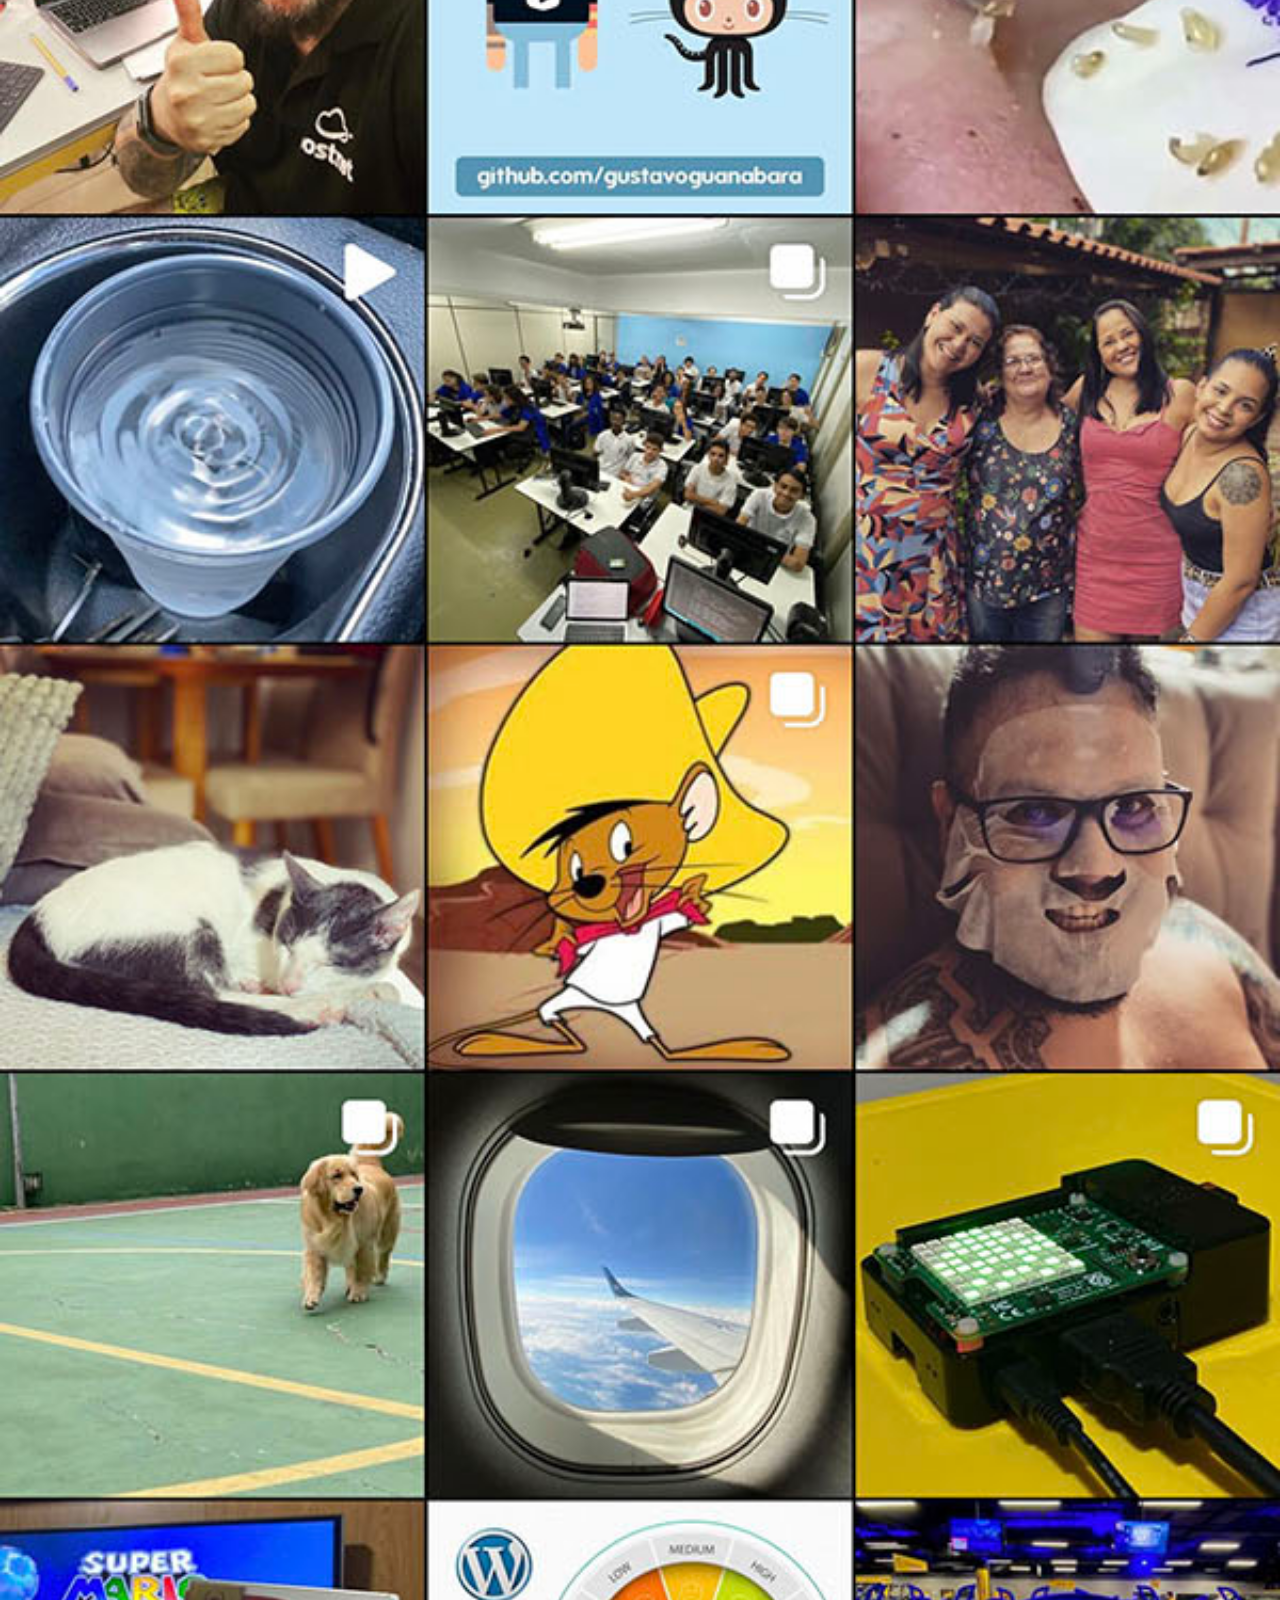
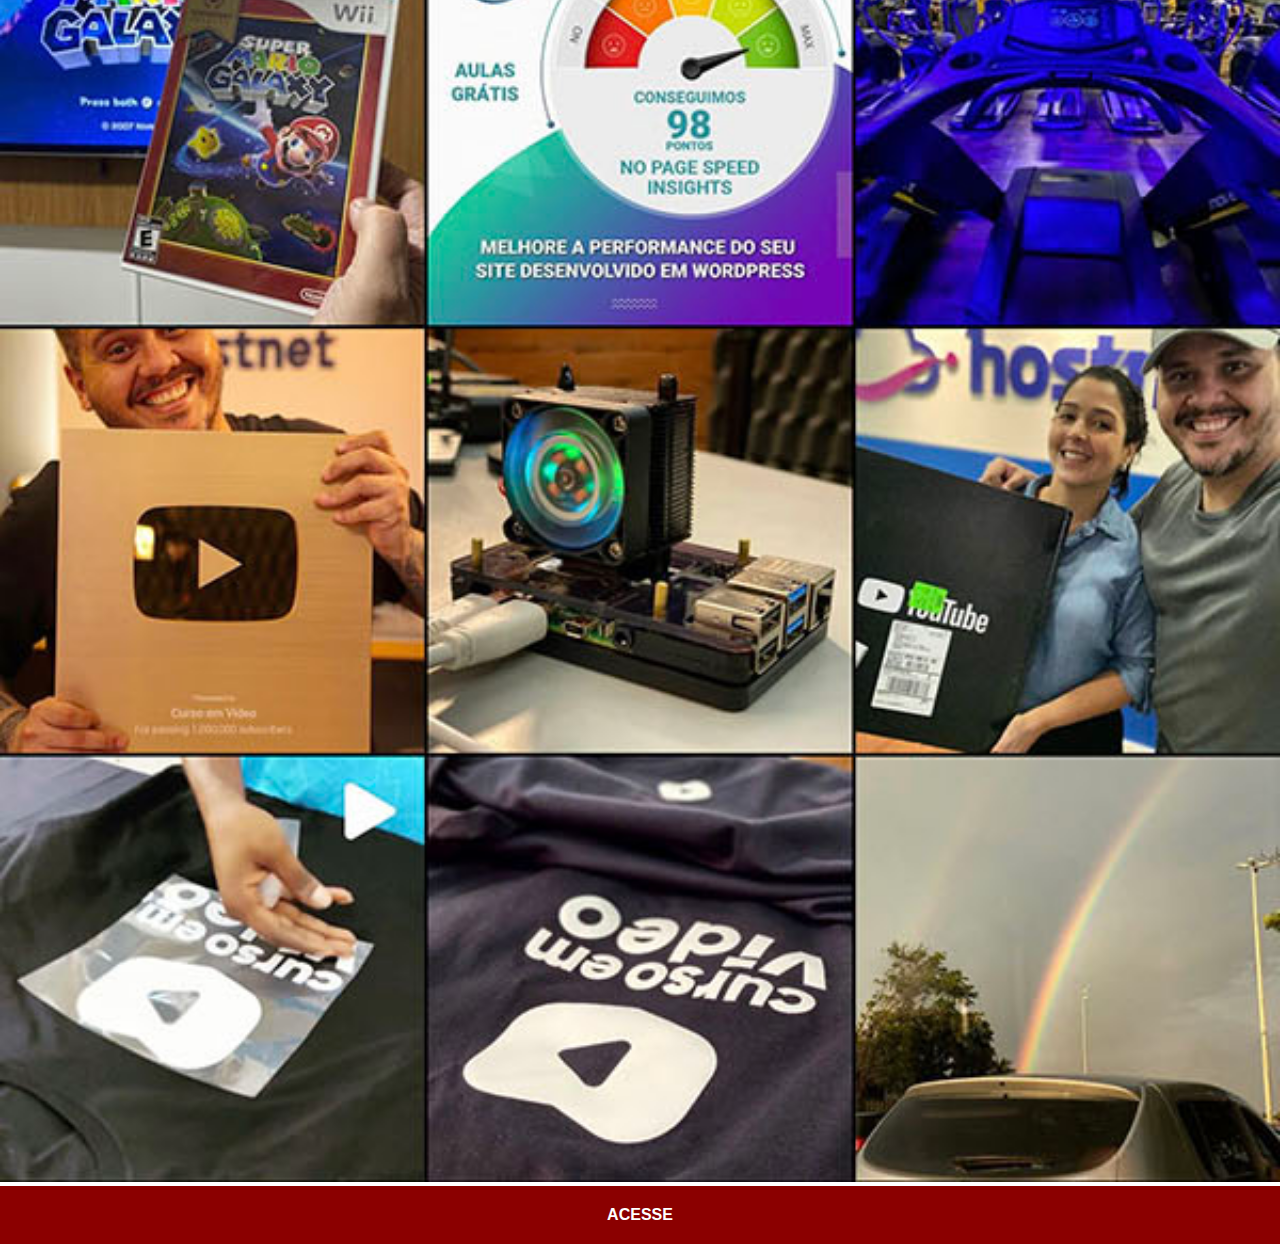
<file: instagram.html>
<!DOCTYPE html>
<html lang="pt-br">
<head>
    <meta charset="UTF-8">
    <meta http-equiv="X-UA-Compatible" content="IE=edge">
    <meta name="viewport" content="width=device-width, initial-scale=1.0">
    <title>Instagram</title>
    <link rel="stylesheet" href="estilos/social.css">
</head>
<body>
    <img src="imagens/tela-instagram.jpg" alt="Instagram">
    <a href="https://www.instagram.com/cursoemvideo/" target="_blank">ACESSE</a>
</body>
</html>
</file>
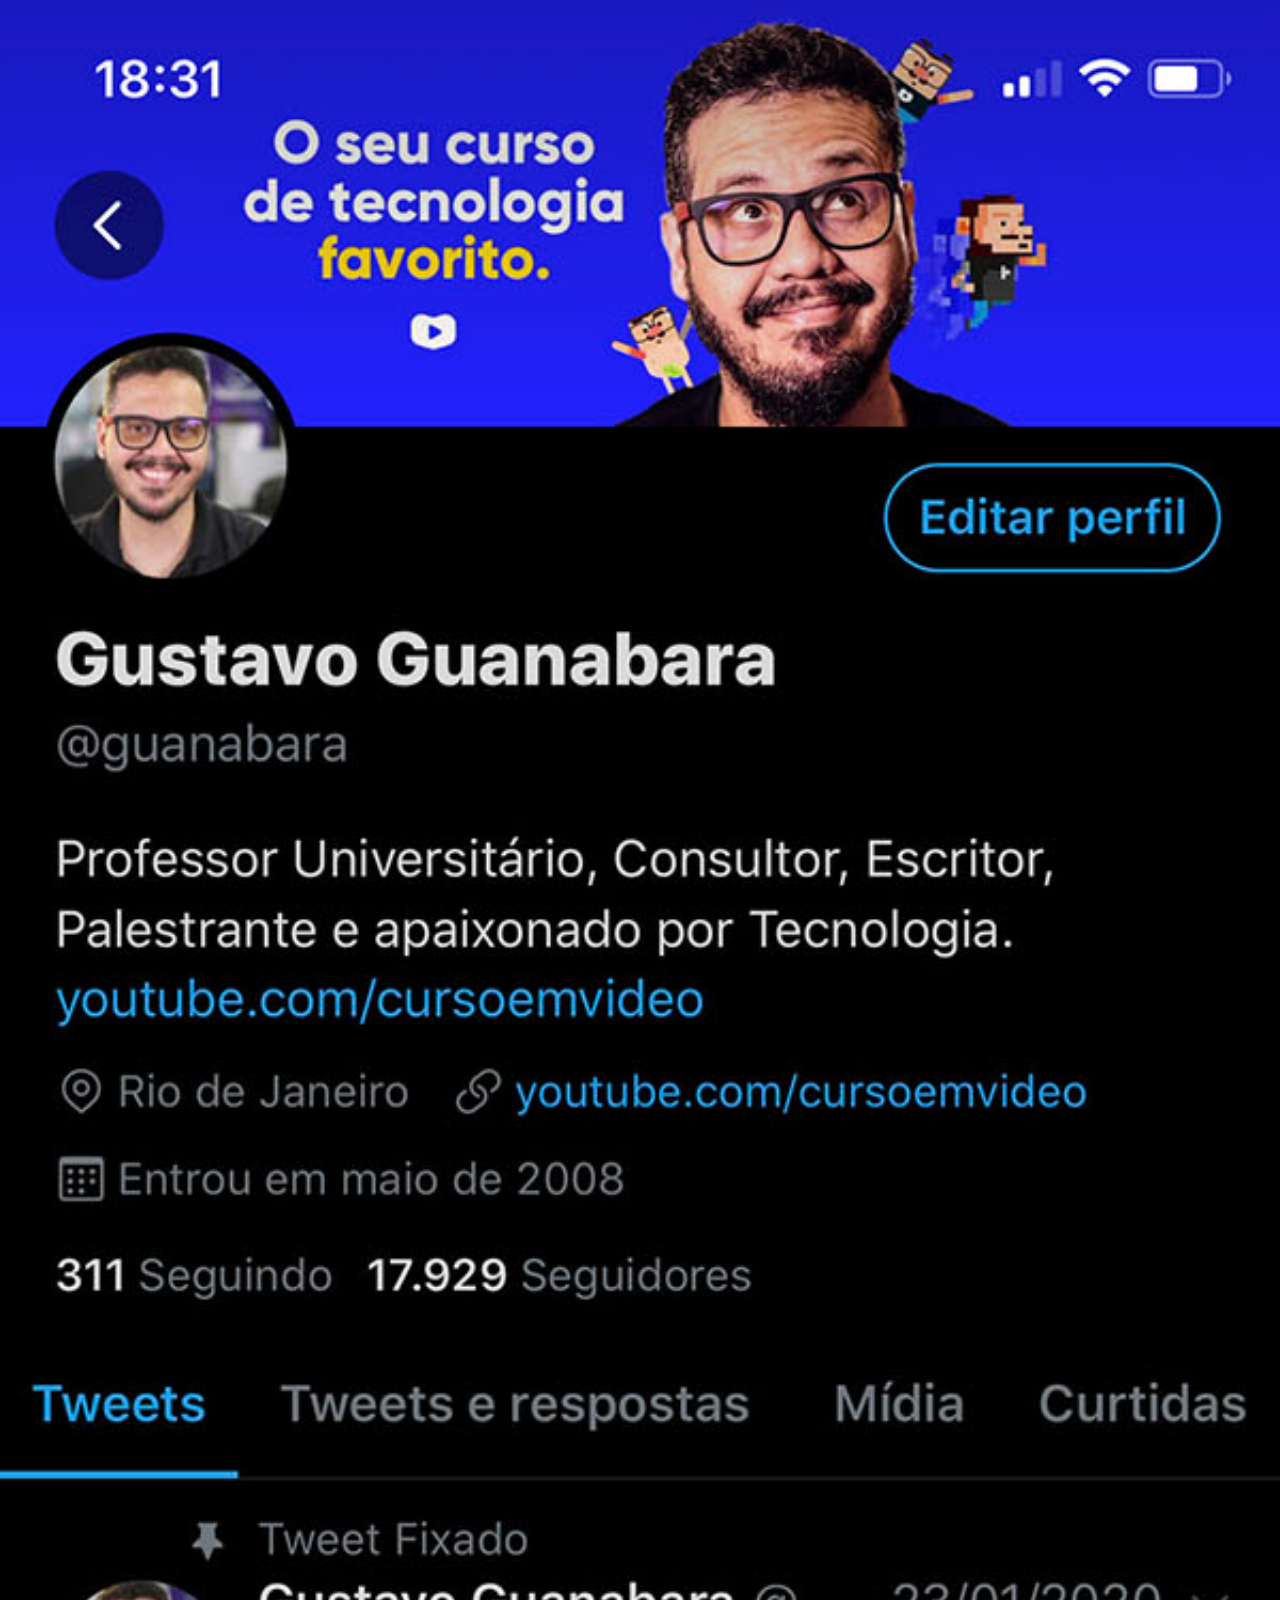
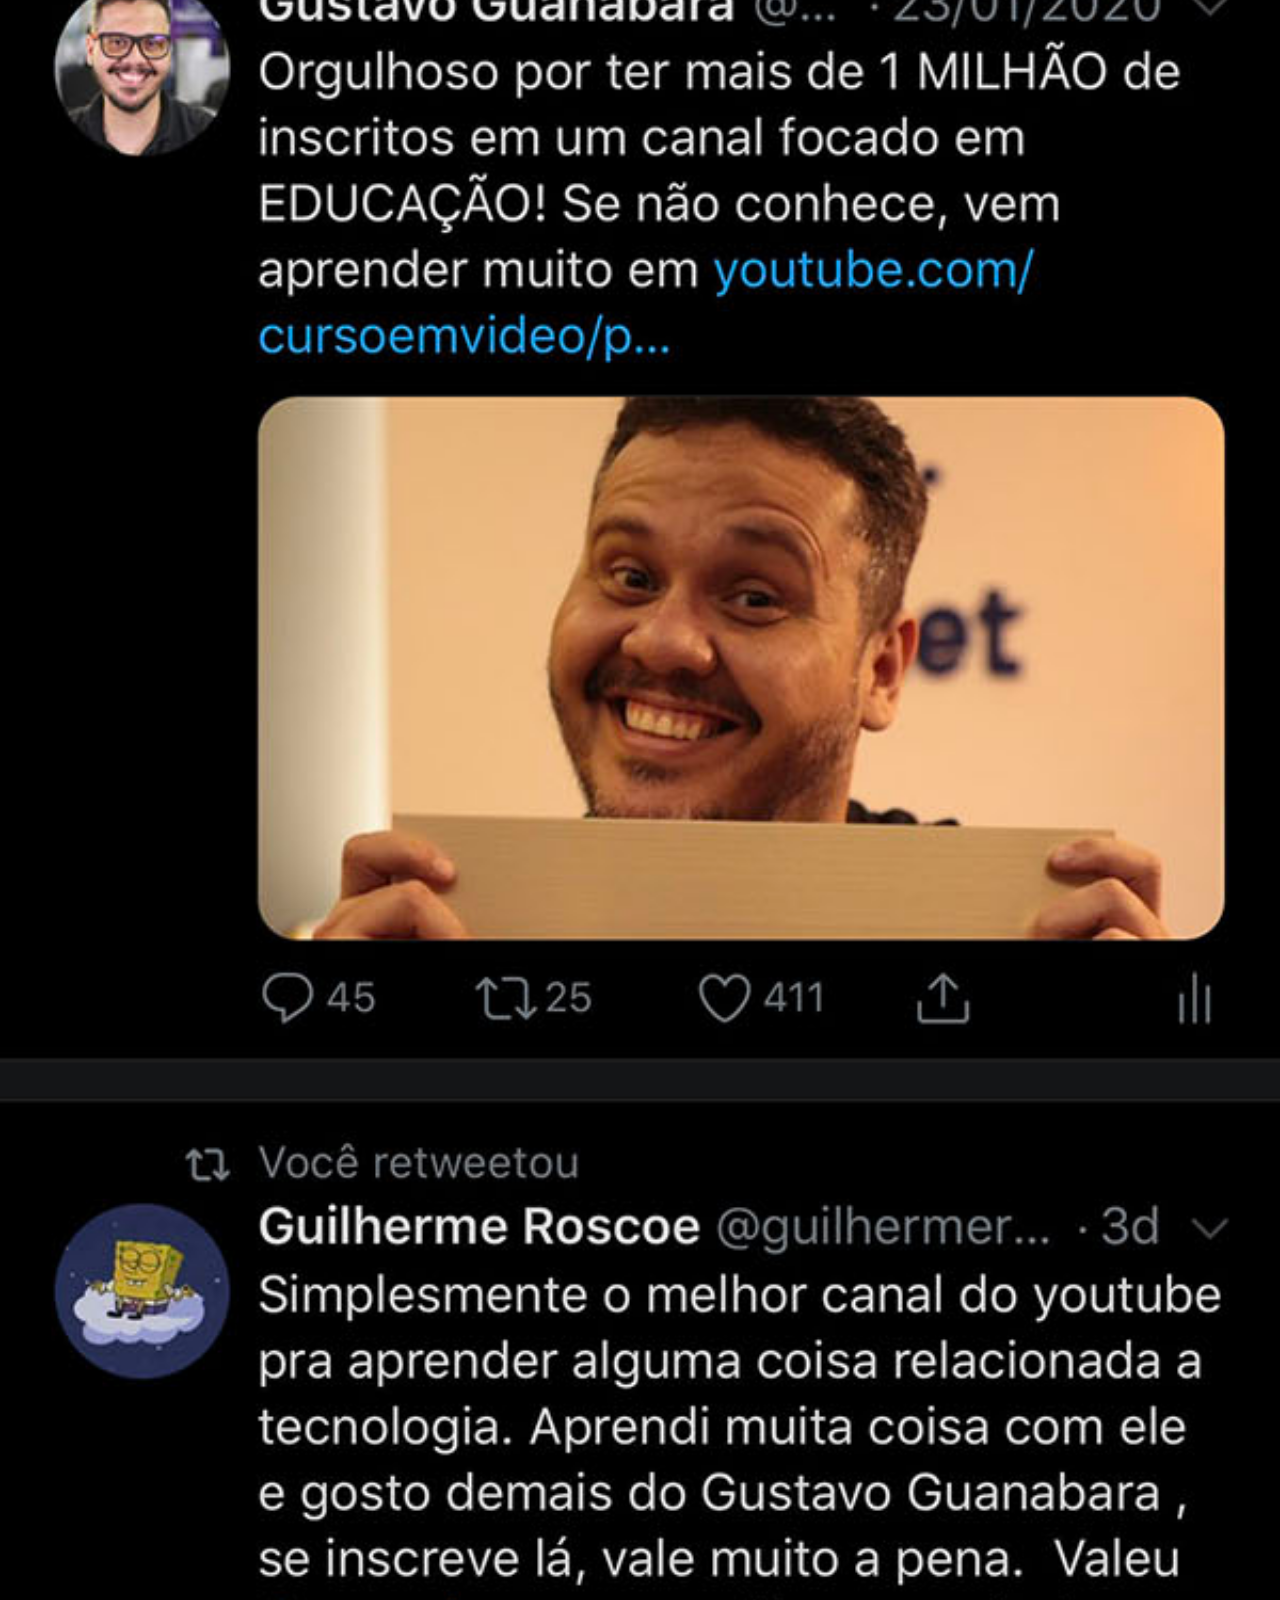
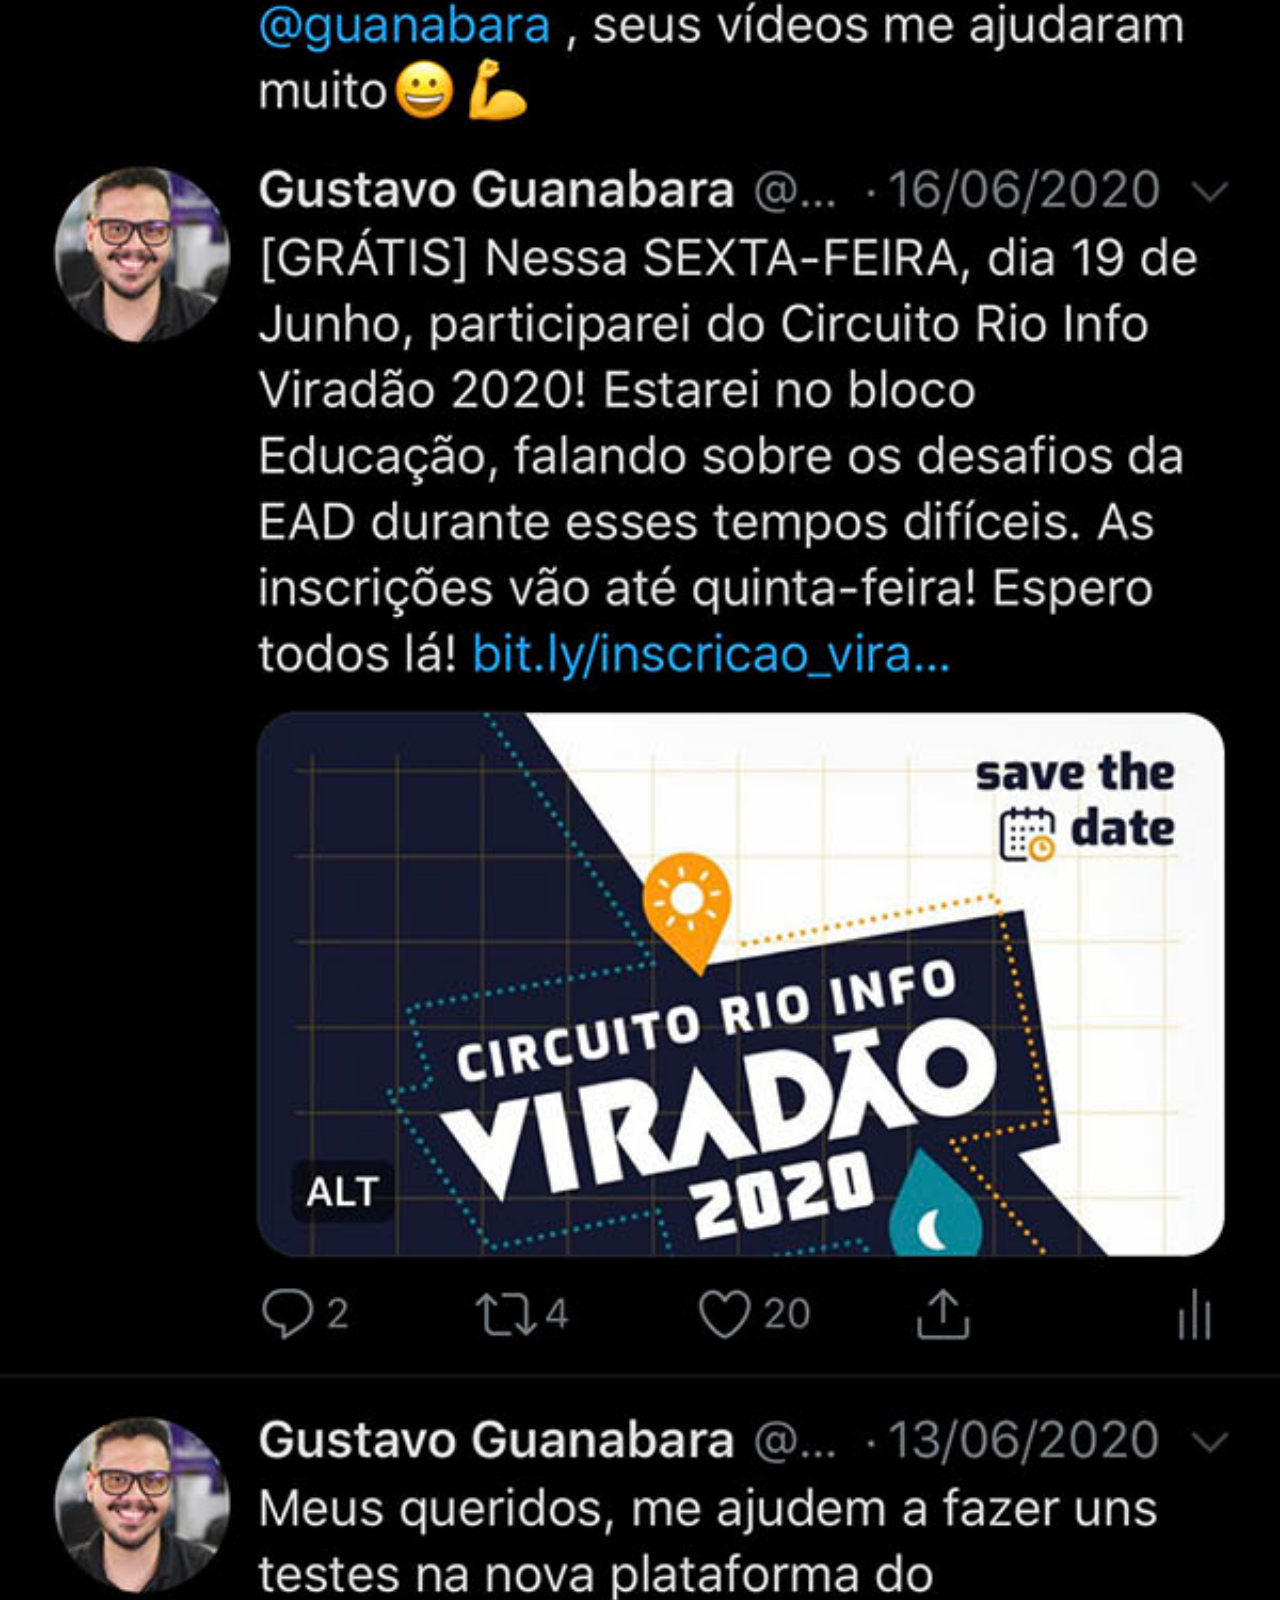
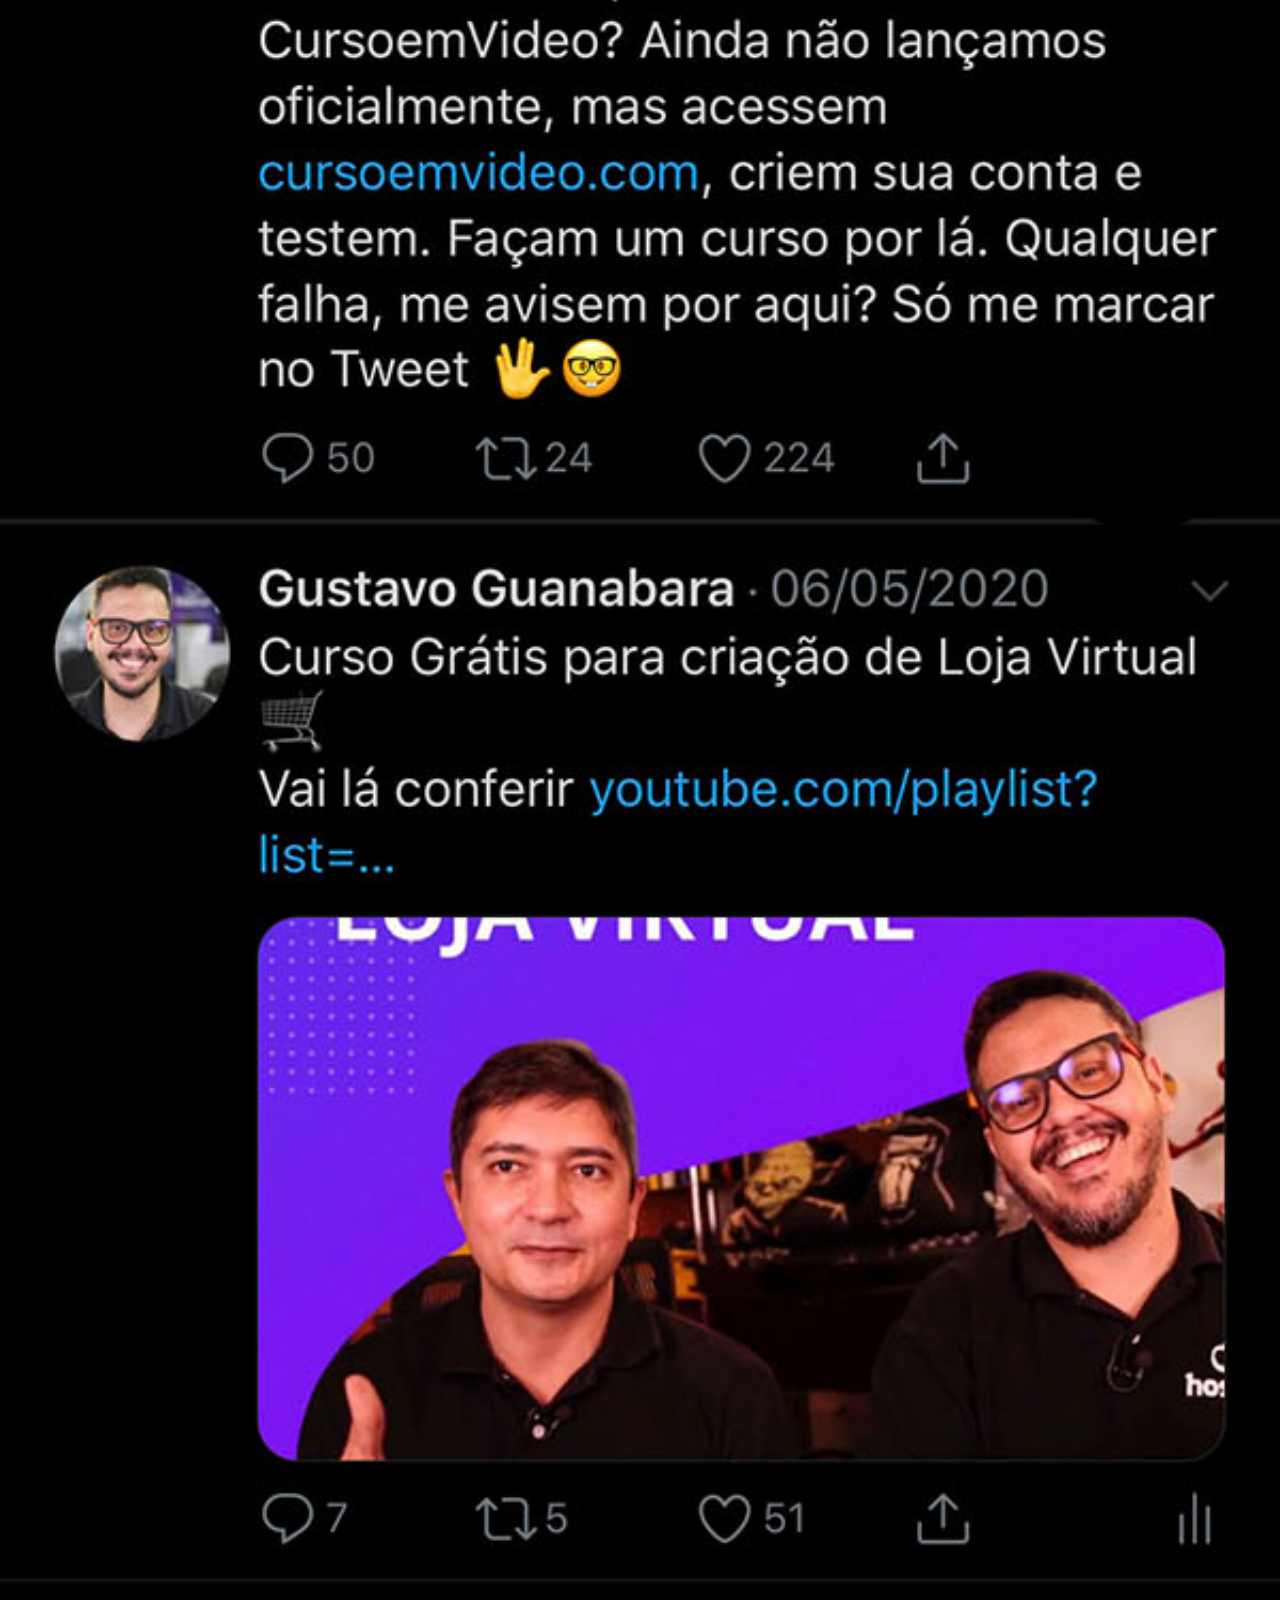
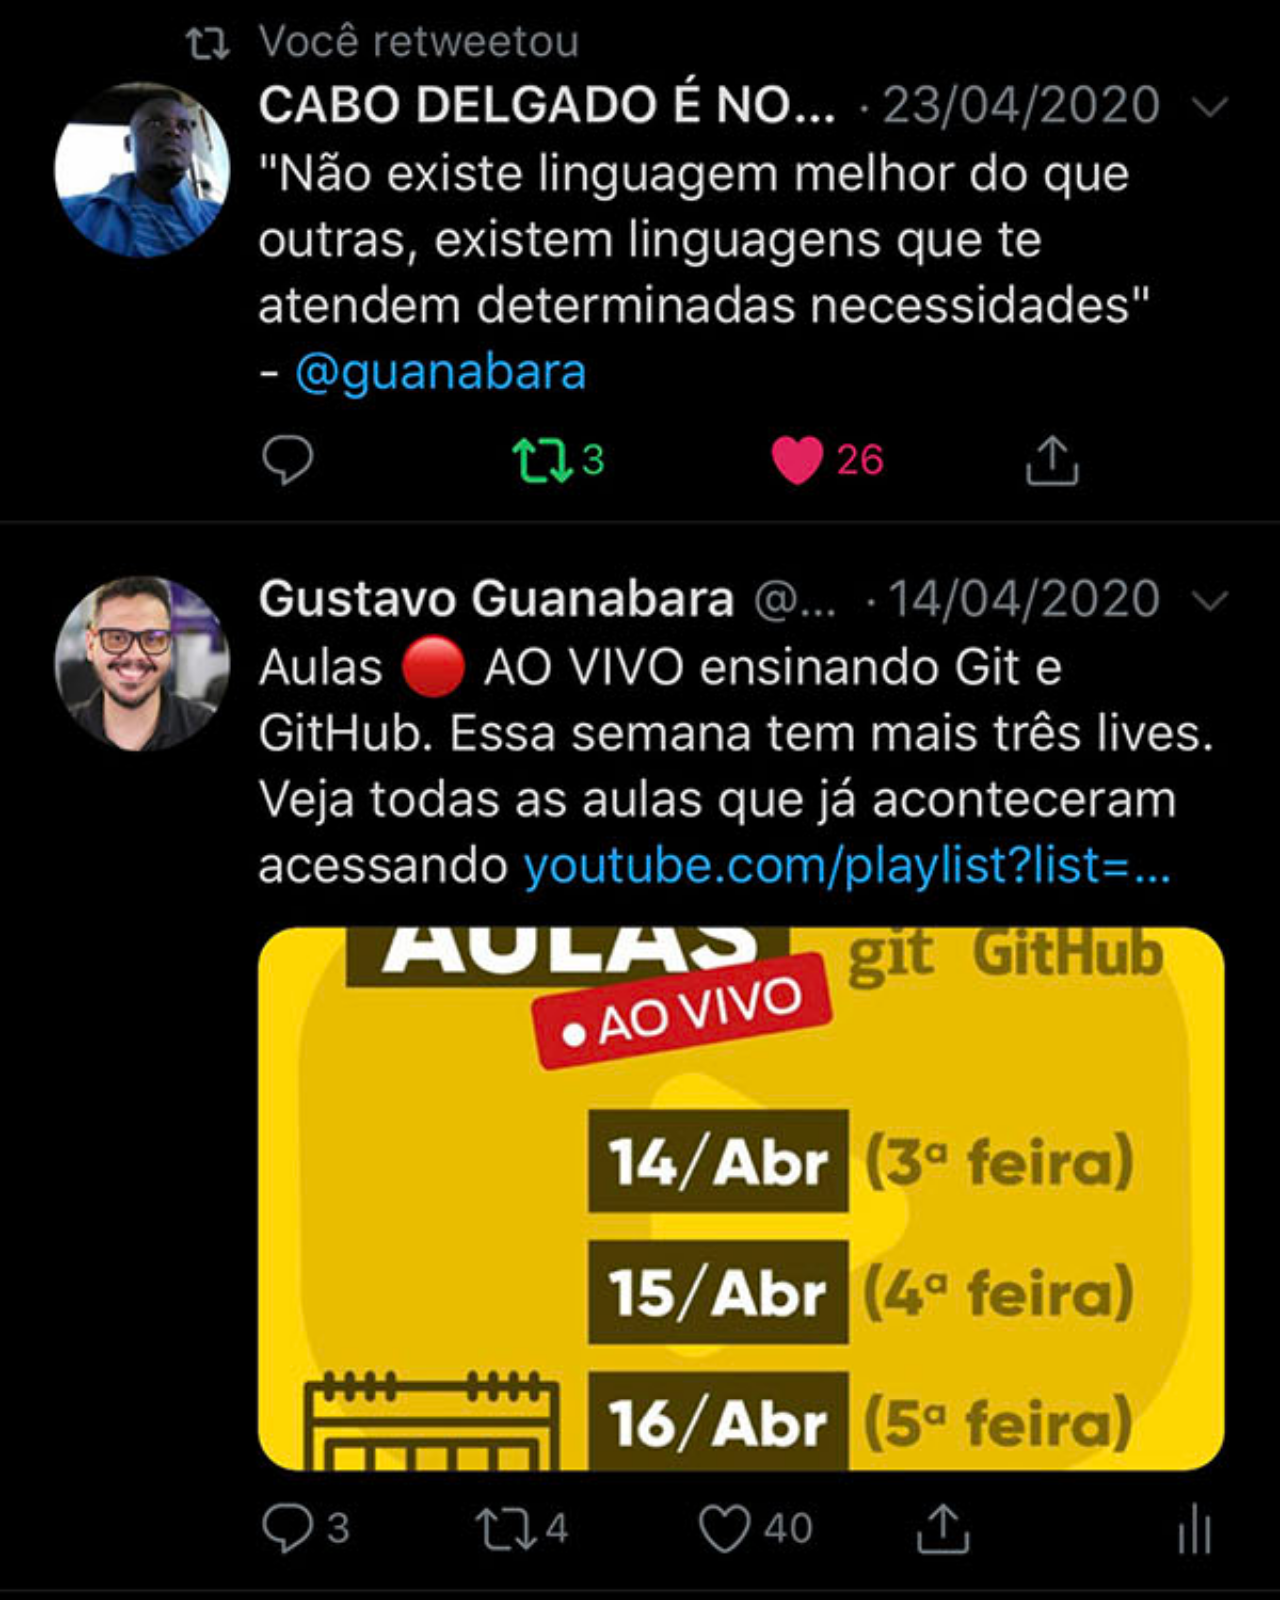
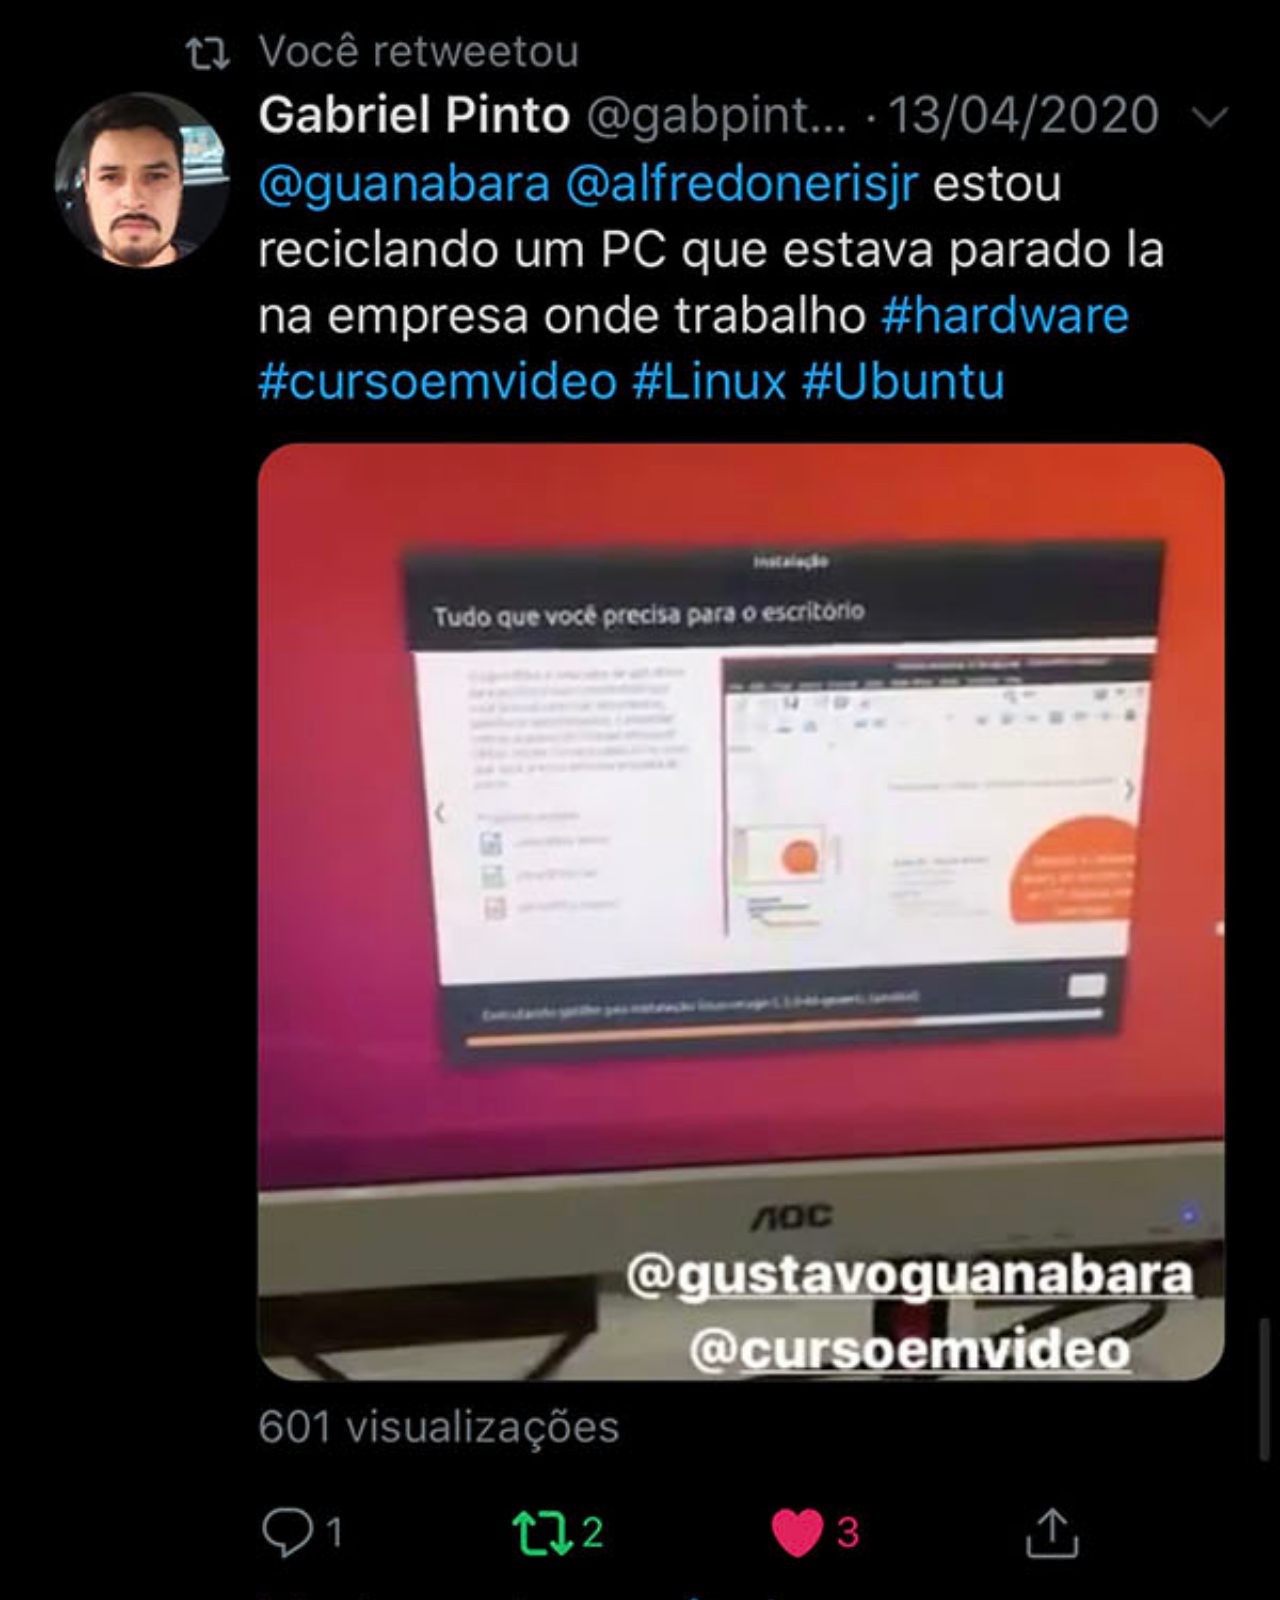
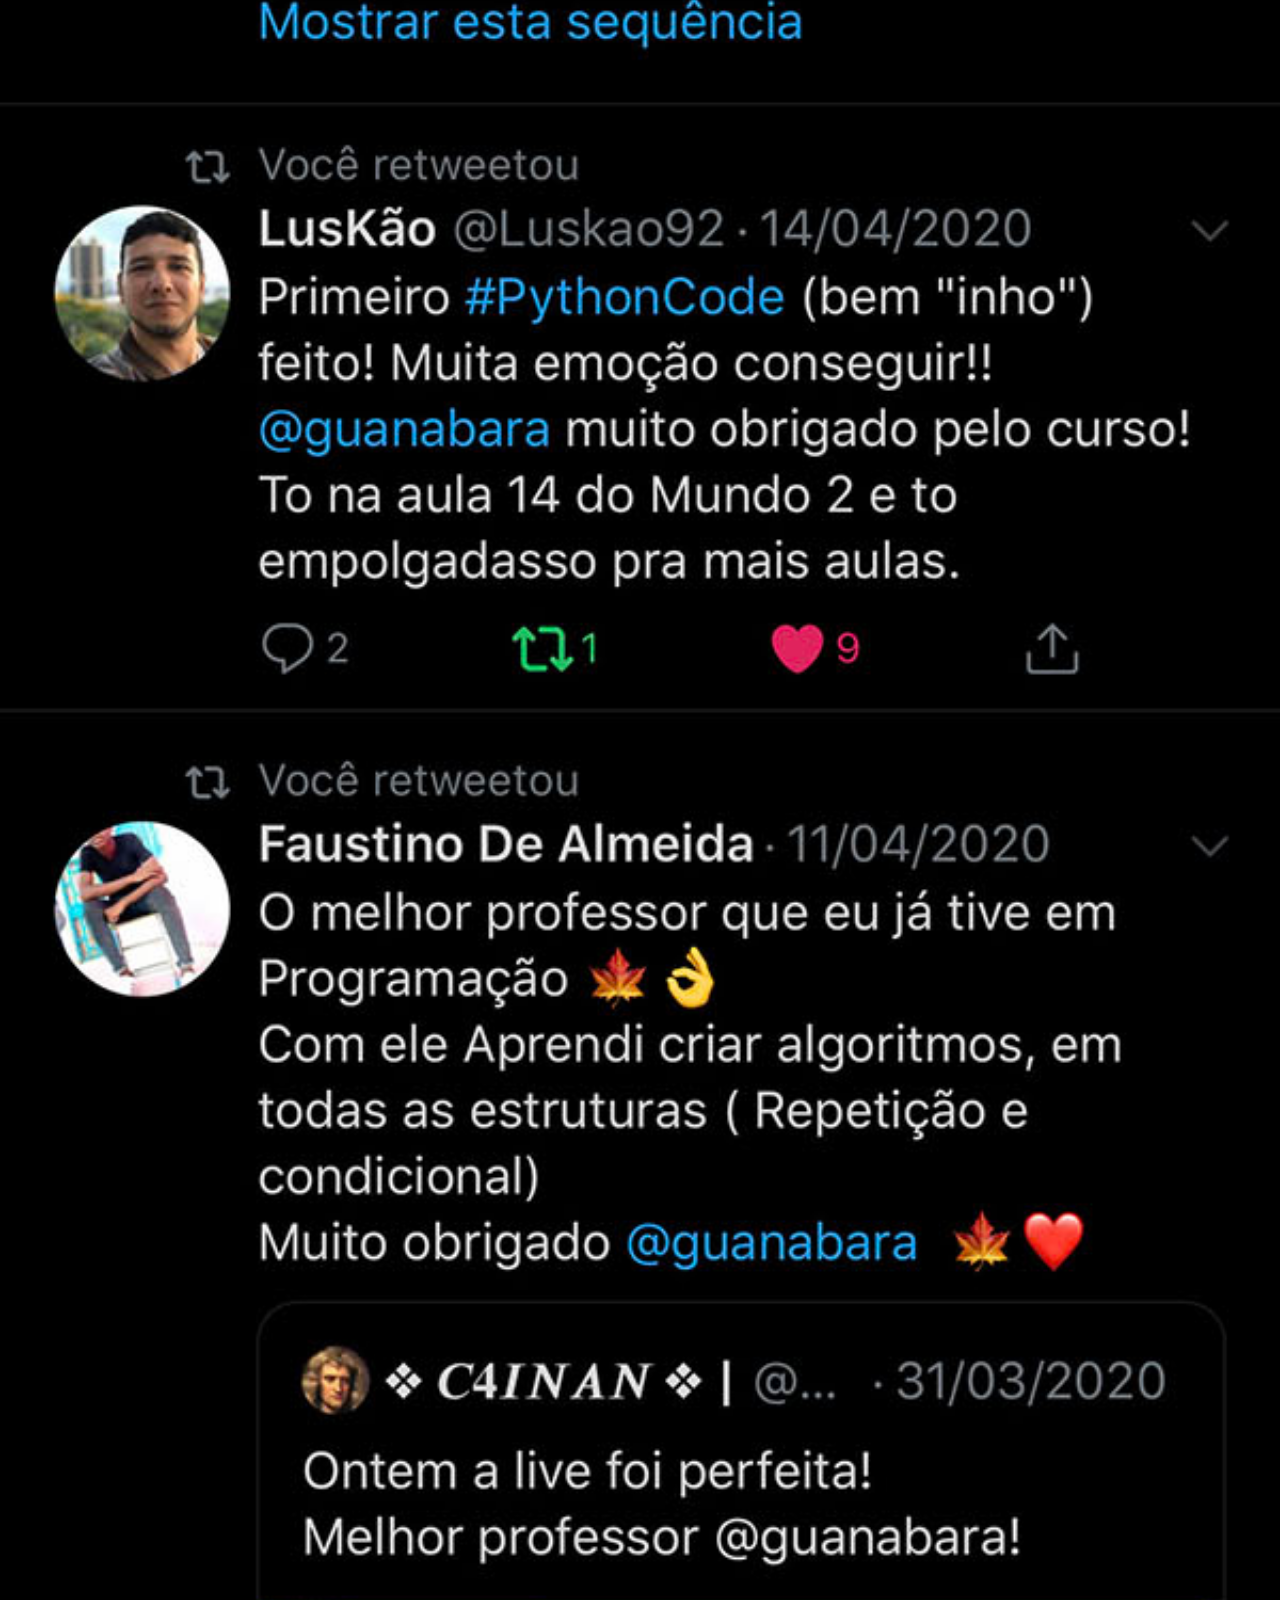
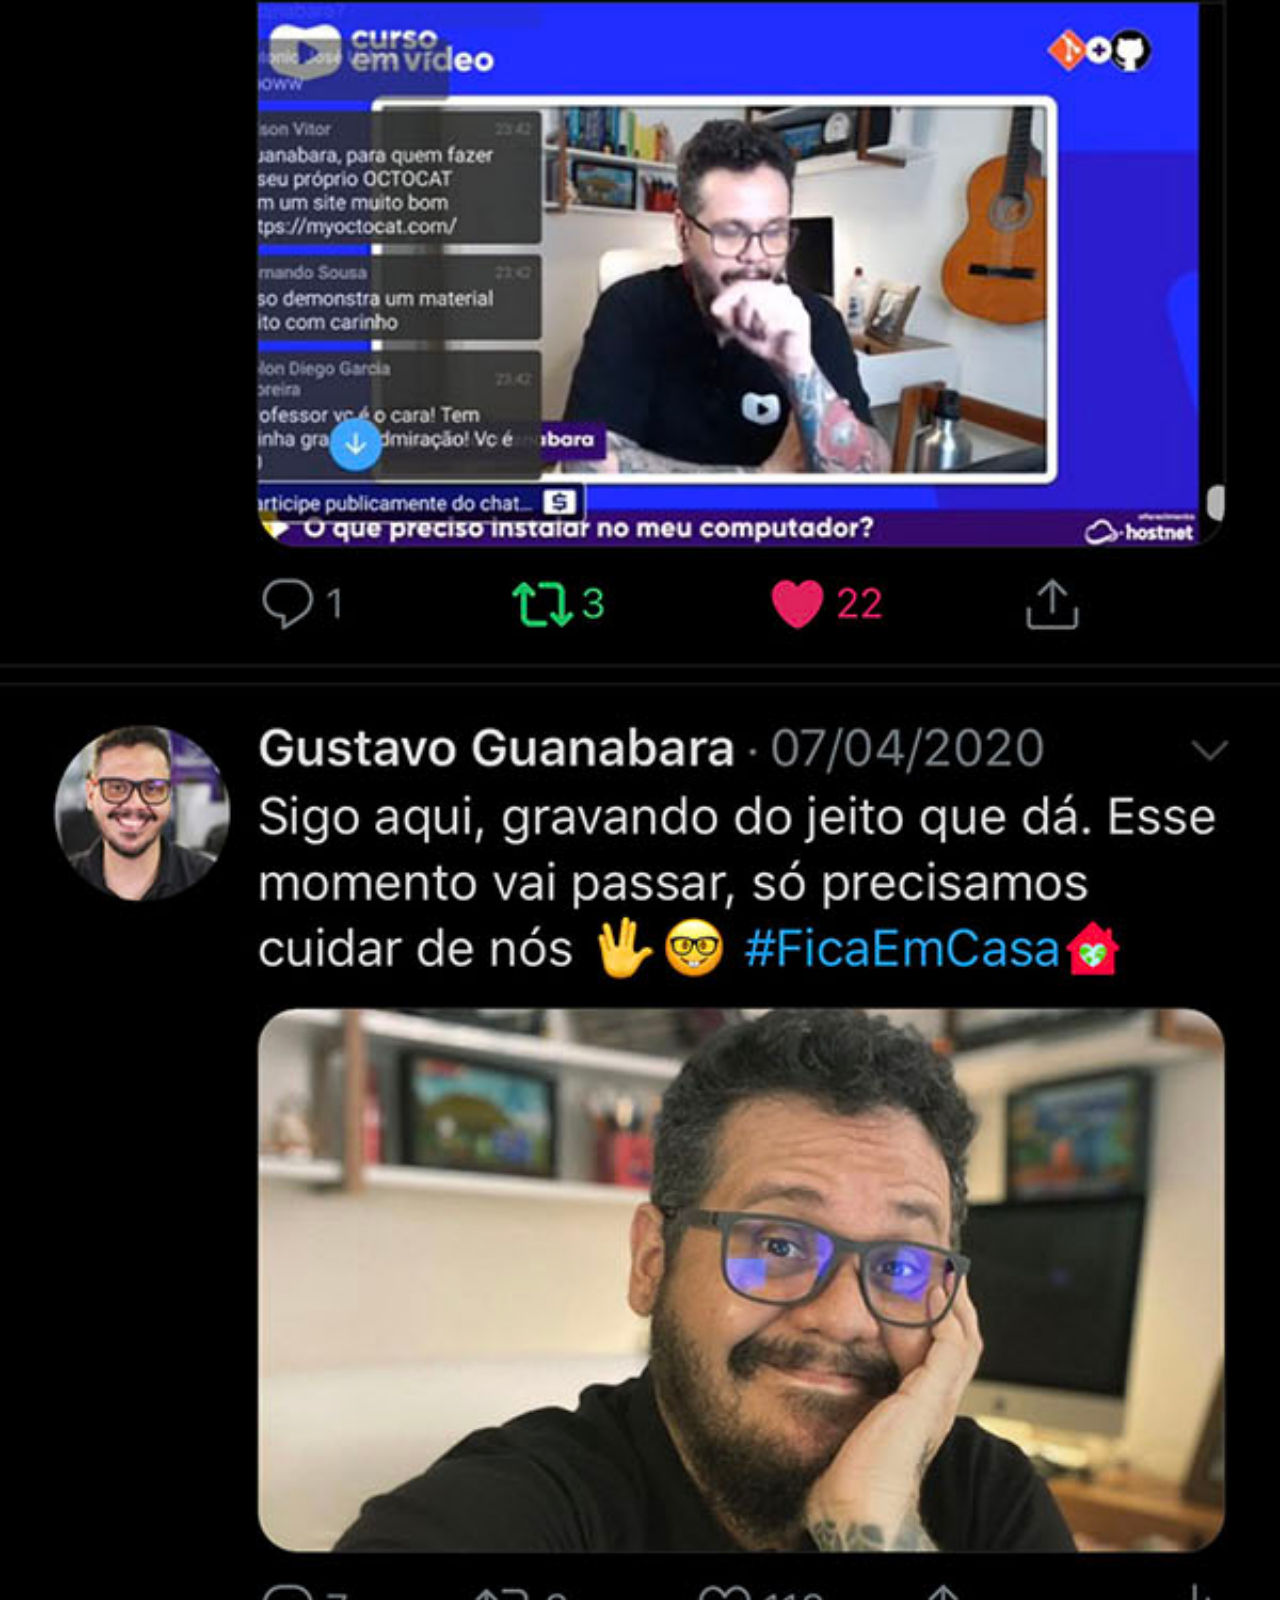
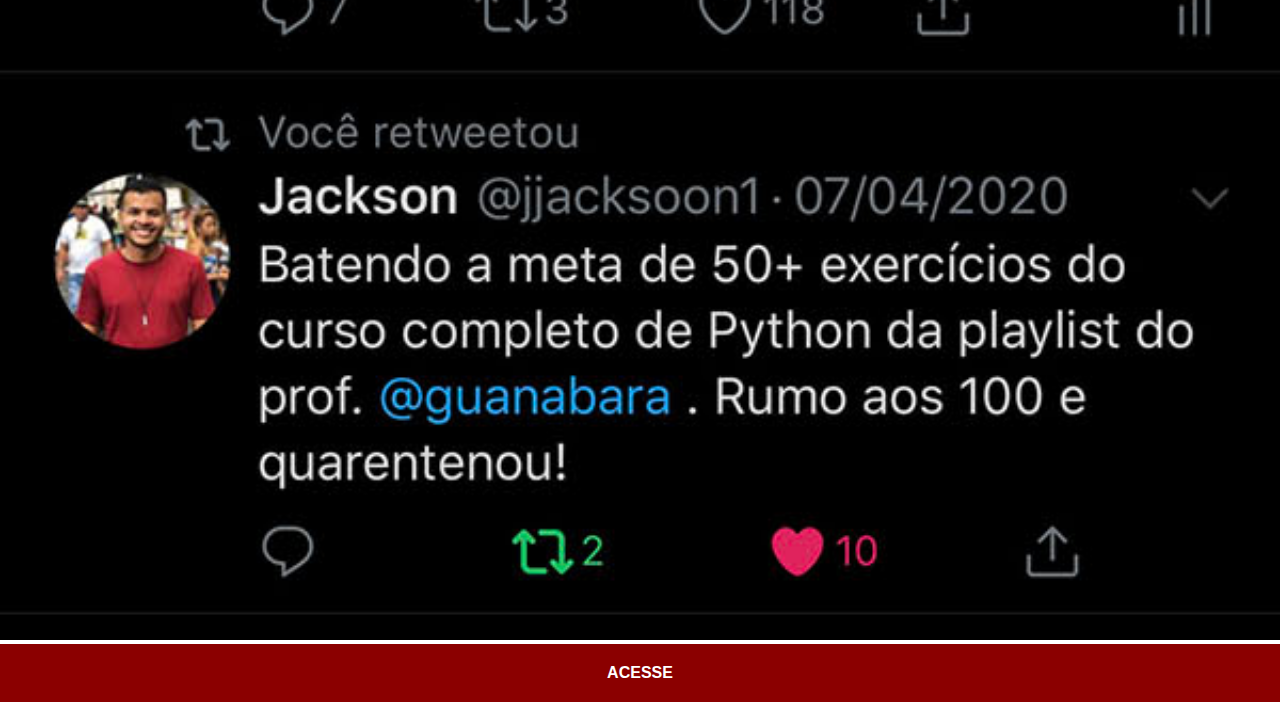
<file: twitter.html>
<!DOCTYPE html>
<html lang="pt-br">
<head>
    <meta charset="UTF-8">
    <meta http-equiv="X-UA-Compatible" content="IE=edge">
    <meta name="viewport" content="width=device-width, initial-scale=1.0">
    <title>Twitter</title>
    <link rel="stylesheet" href="estilos/social.css">
</head>
<body>
    <img src="imagens/tela-twitter.jpg" alt="Twitter">
    <a href="https://twitter.com/guanabara?ref_src=twsrc%5Egoogle%7Ctwcamp%5Eserp%7Ctwgr%5Eauthor" target="_blank">ACESSE</a>
</body>
</html>
</file>
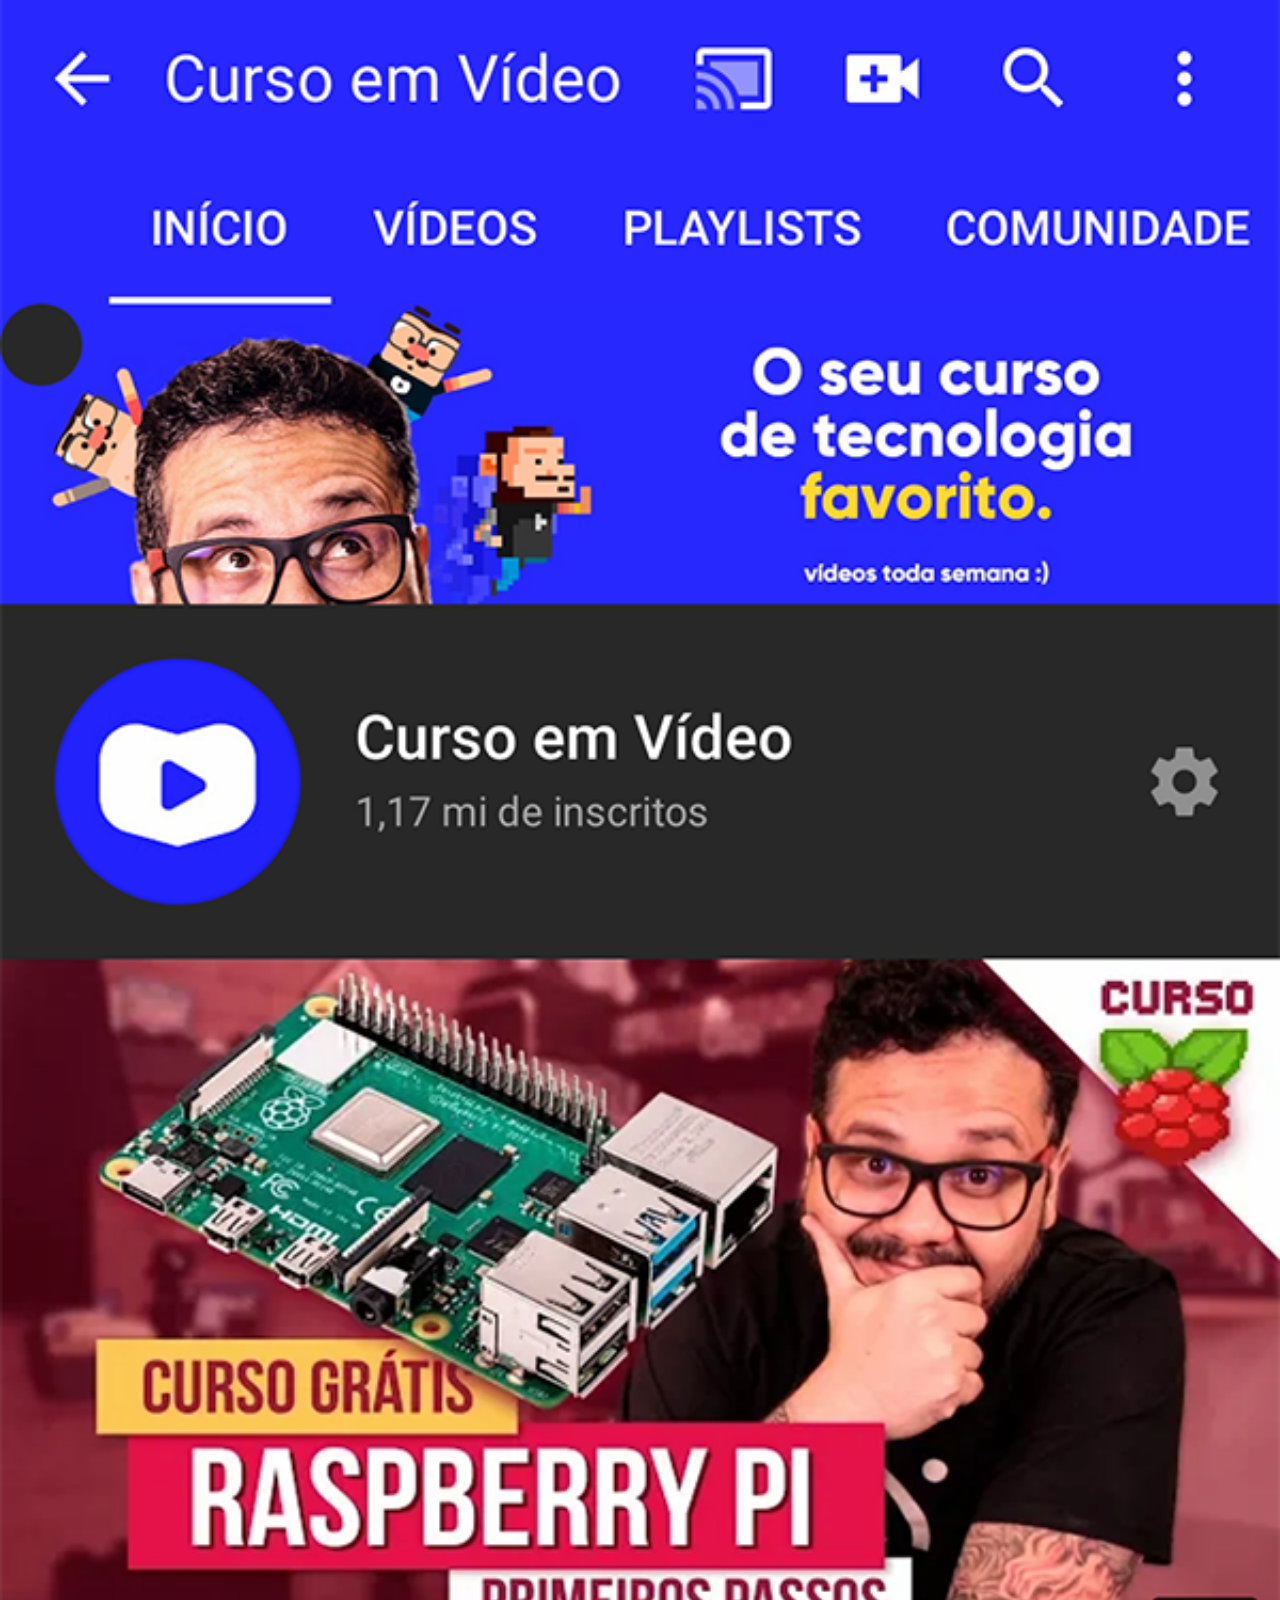
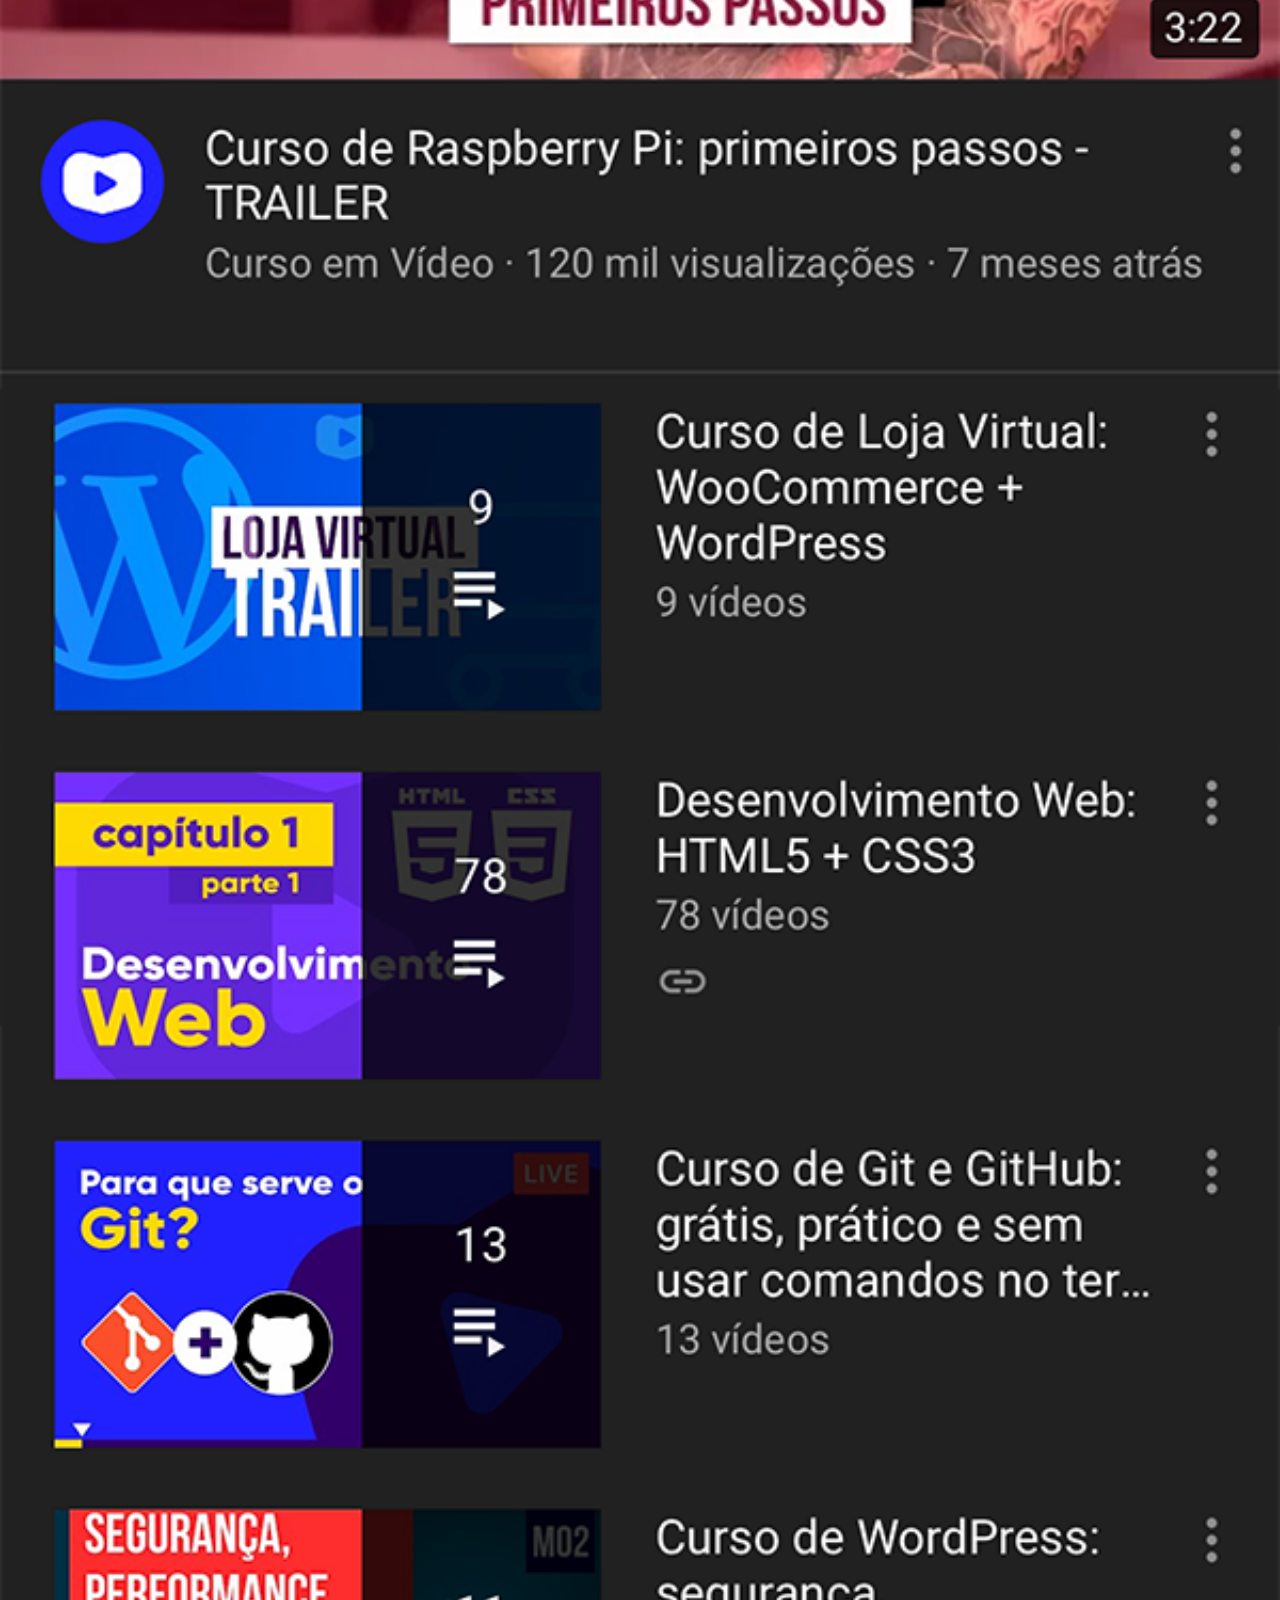
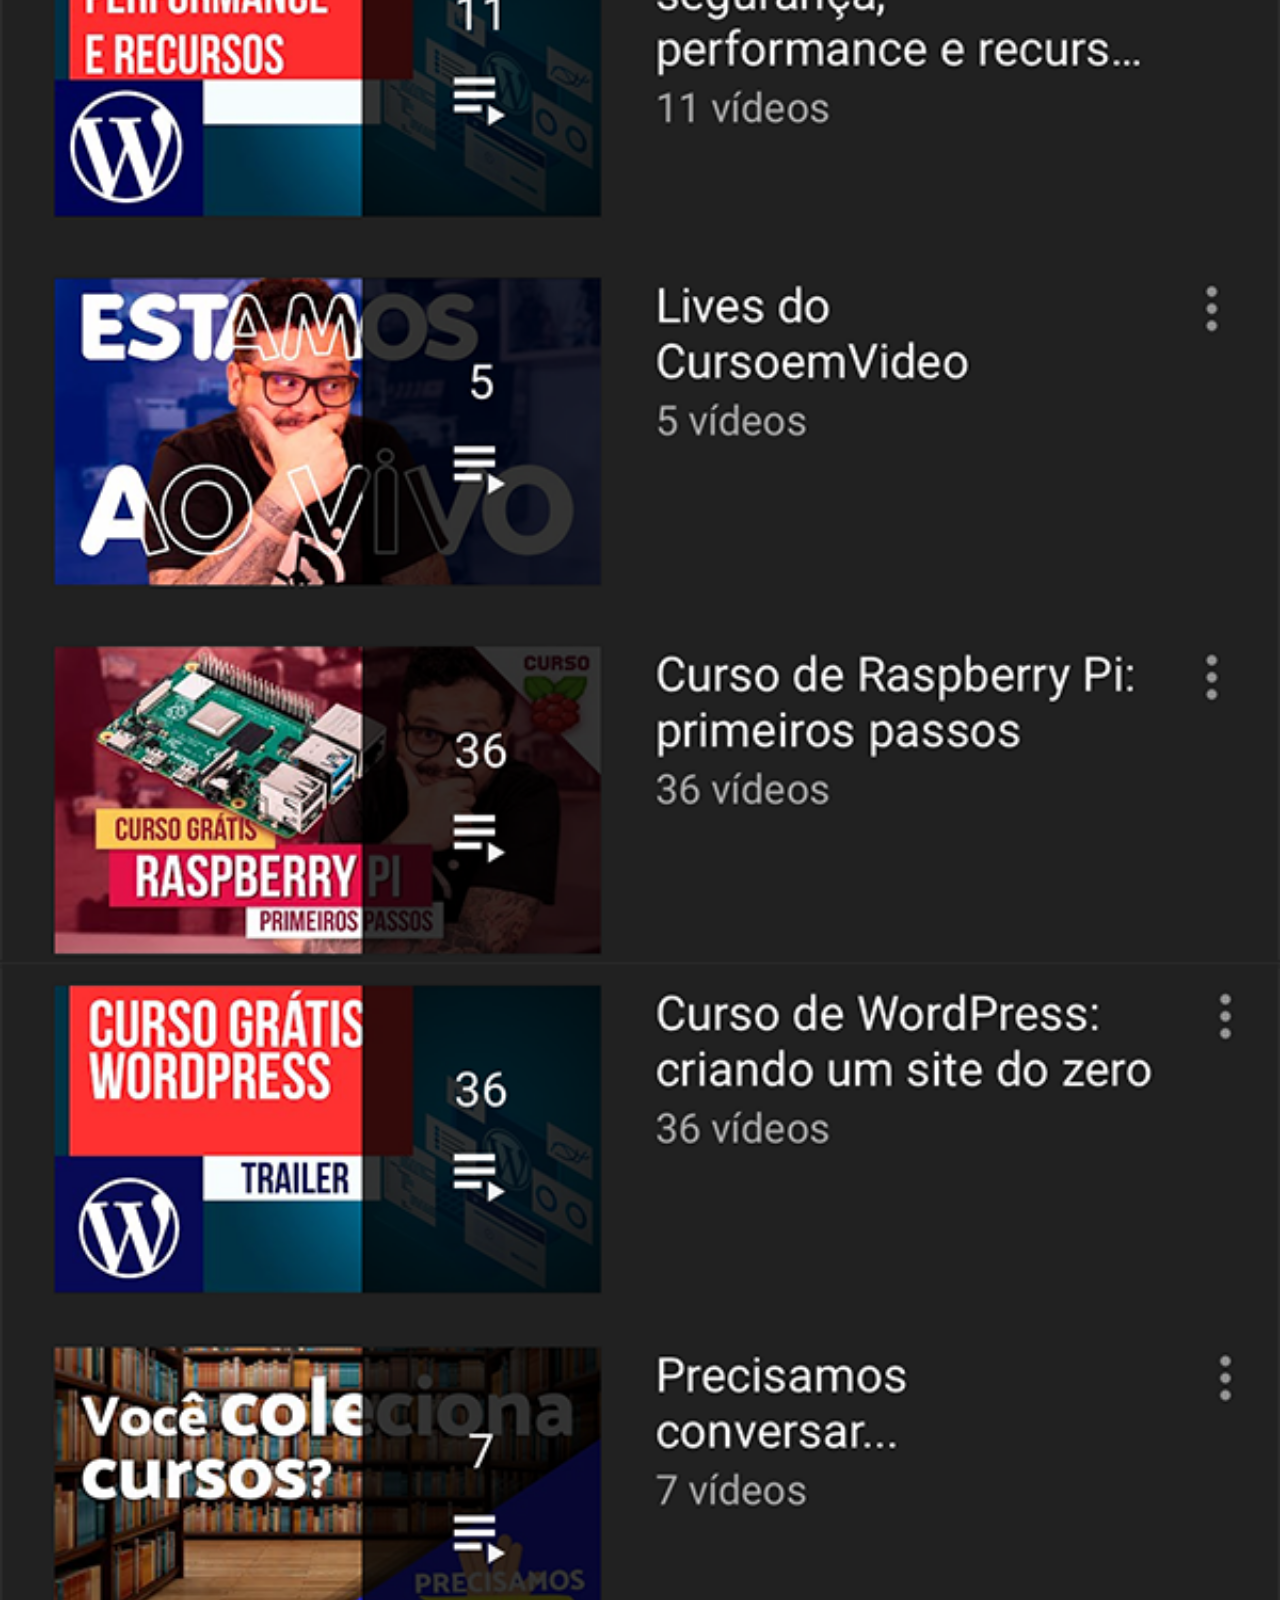
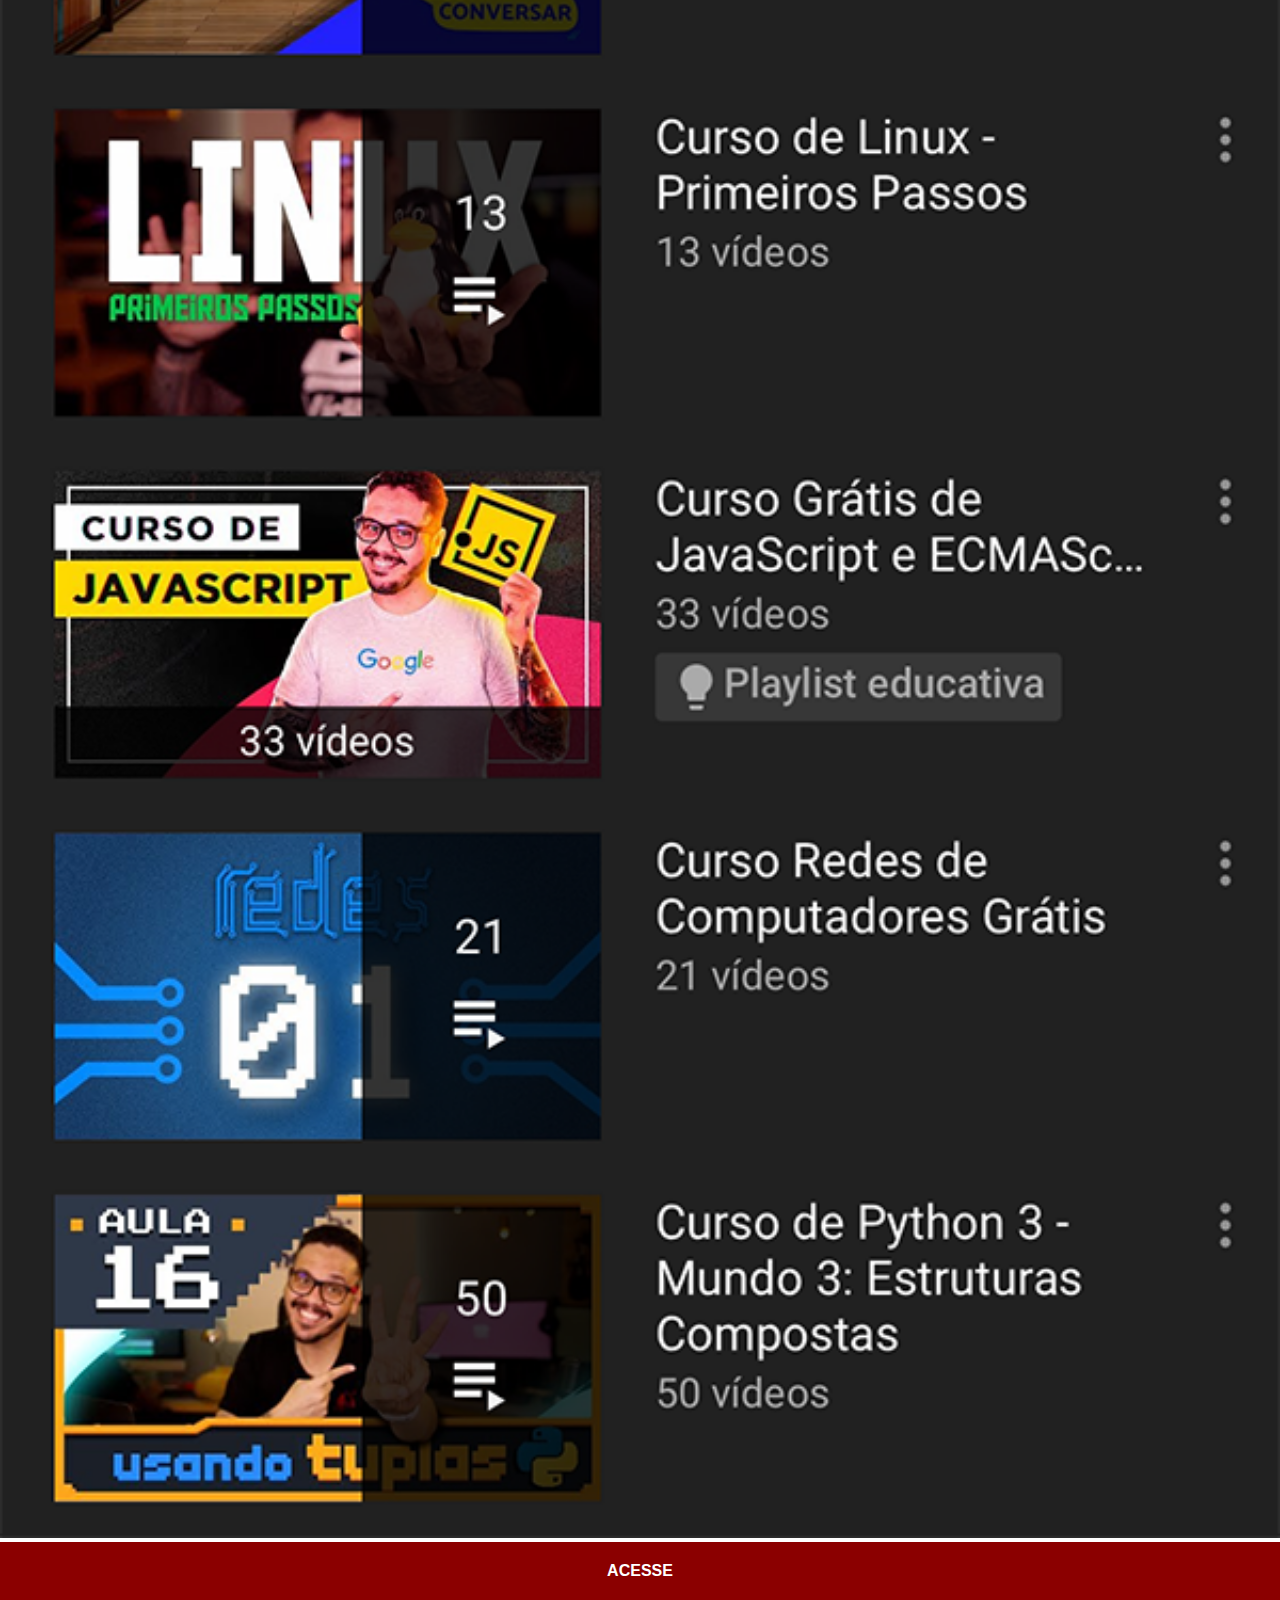
<file: youtube.html>
<!DOCTYPE html>
<html lang="pt-br">
<head>
    <meta charset="UTF-8">
    <meta http-equiv="X-UA-Compatible" content="IE=edge">
    <meta name="viewport" content="width=device-width, initial-scale=1.0">
    <title>Youtube</title>
    <link rel="stylesheet" href="estilos/social.css">
</head>
<body>
    <img src="imagens/tela-youtube.png" alt="Youtube"><a href="https://www.youtube.com/@CursoemVideo/playlists" target="_blank">ACESSE</a>
</body>
</html>
</file>
<file: estilos/style.css>
@charset "UTF-8";

* {
    margin: 0px;
    padding: 0px;
    font-family: Arial, Helvetica, sans-serif;
}

html, body {
    height: 100vh;
    width: 100vw;
    background-color: black;
}

body {
    background: url('../imagens/fundo-madeira.jpg') no-repeat top center;
    background-size: cover;
    background-attachment: fixed;
}

main {
    position: relative;
    height: 100vh;    
}

section#telefone {
    position: absolute;
    top: 50%;
    left: 50%;
    transform: translate(-50%, -50%);
    height: 627px;
    width: 311px;
    background: url('../imagens/frame-iphone.png') no-repeat;
}

iframe#tela {
    position: relative;
    top: 80px;
    left: 22px;
    width: 267px;
    height: 471px;
}
section#redes-sociais {
    text-align: right;
    padding: 10px;
}
section#redes-sociais img {
    width: 50px;
    margin: 10px;
    border-radius: 50%;
    box-shadow: 2px 2px 5px rgb(0, 0, 0.400);
    box-sizing: border-box;
}

section#redes-sociais img:hover {
    border: 2px solid rgba(255, 255, 255, 0.637);
    transform: translate(-3px, -3px);
    box-shadow: 5px 5px 10px rgba(0, 0, 0, 0.623);
    transition: transform 0.5s;
}
</file>
<file: estilos/social.css>
@charset "UTF-8";

        * {
            margin: 0px;
            padding: 0px;
            font-family: Arial, Helvetica, sans-serif;
        }

        /*Esconde a barra de rolagem*/
        ::-webkit-scrollbar {
            width: 0px;
            height: 0px;
        }
        img {
            width: 100vw;
        }

        a {
            display: block;
            background-color: darkred;
            padding: 20px;
            text-align: center;
            font-weight: bolder;
            text-decoration: none;
            color: white;
        }

        a:hover {
            background-color: red;
        }
</file>
